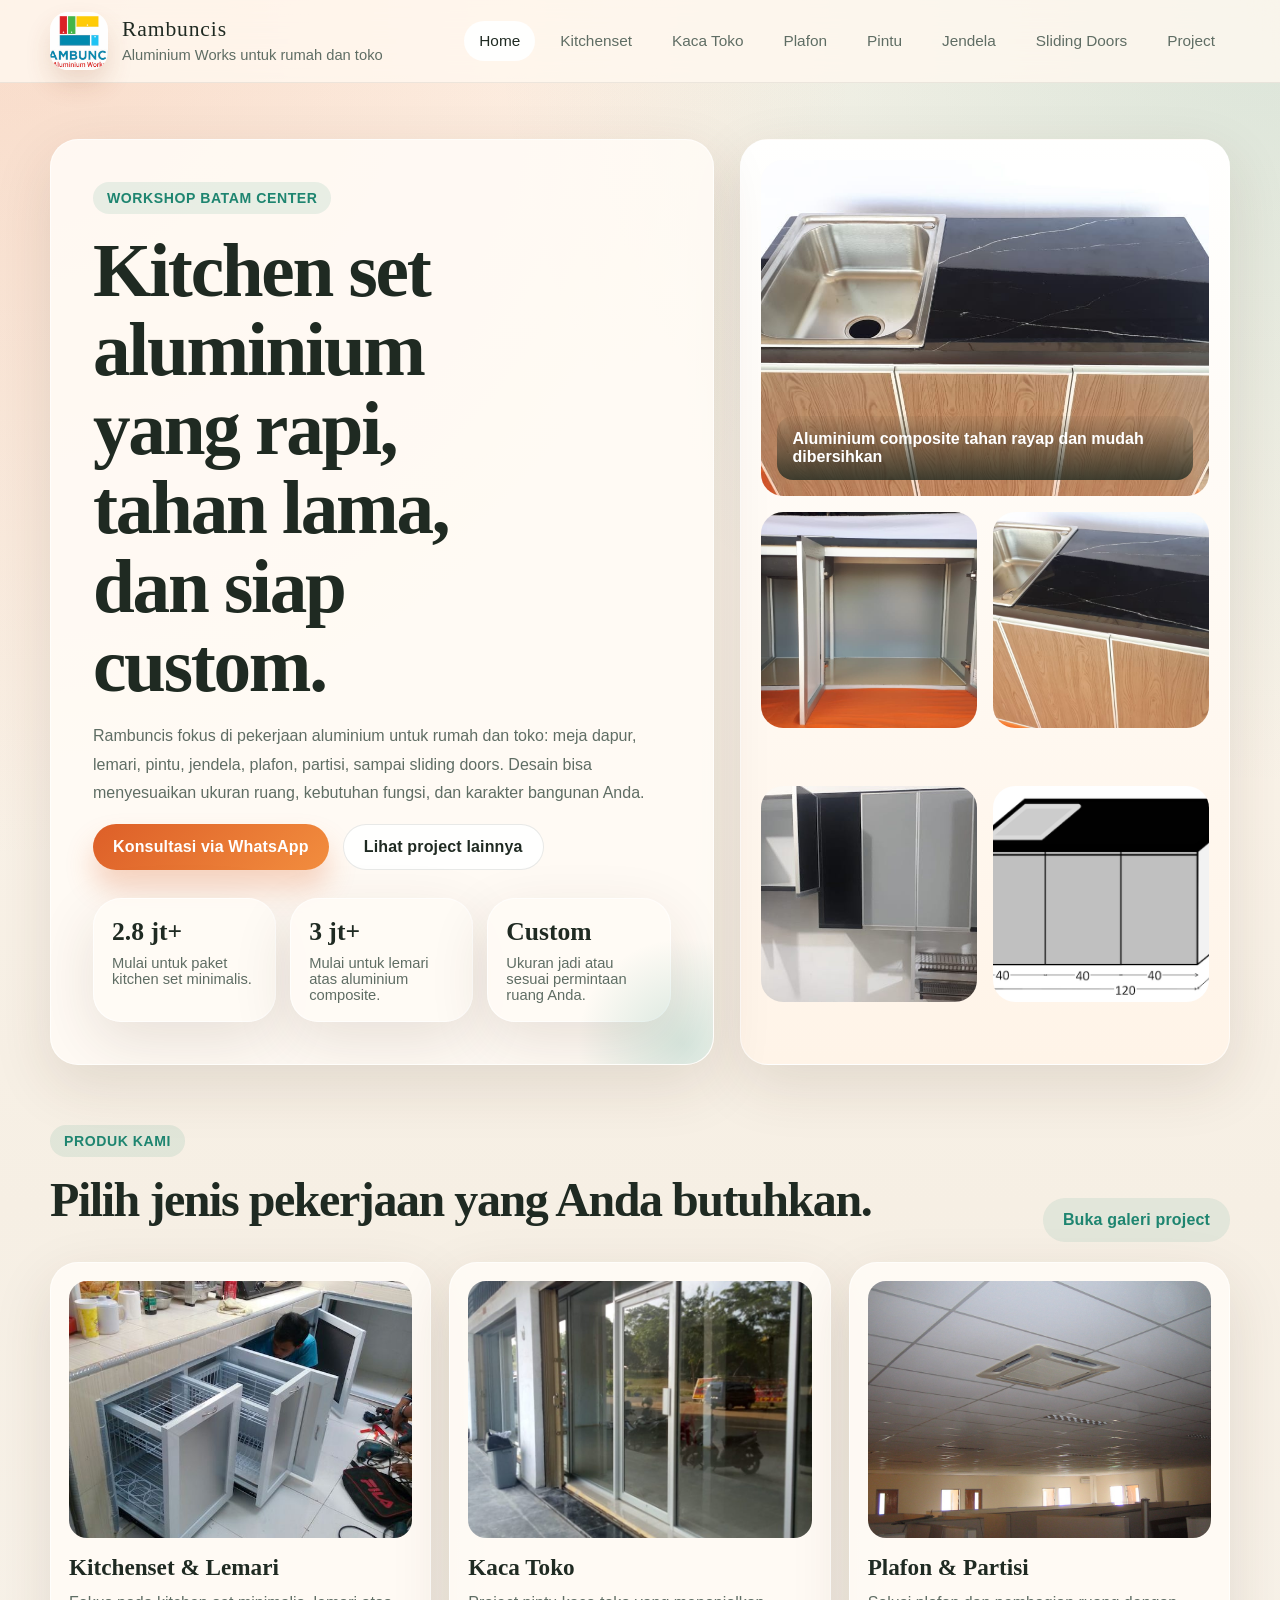
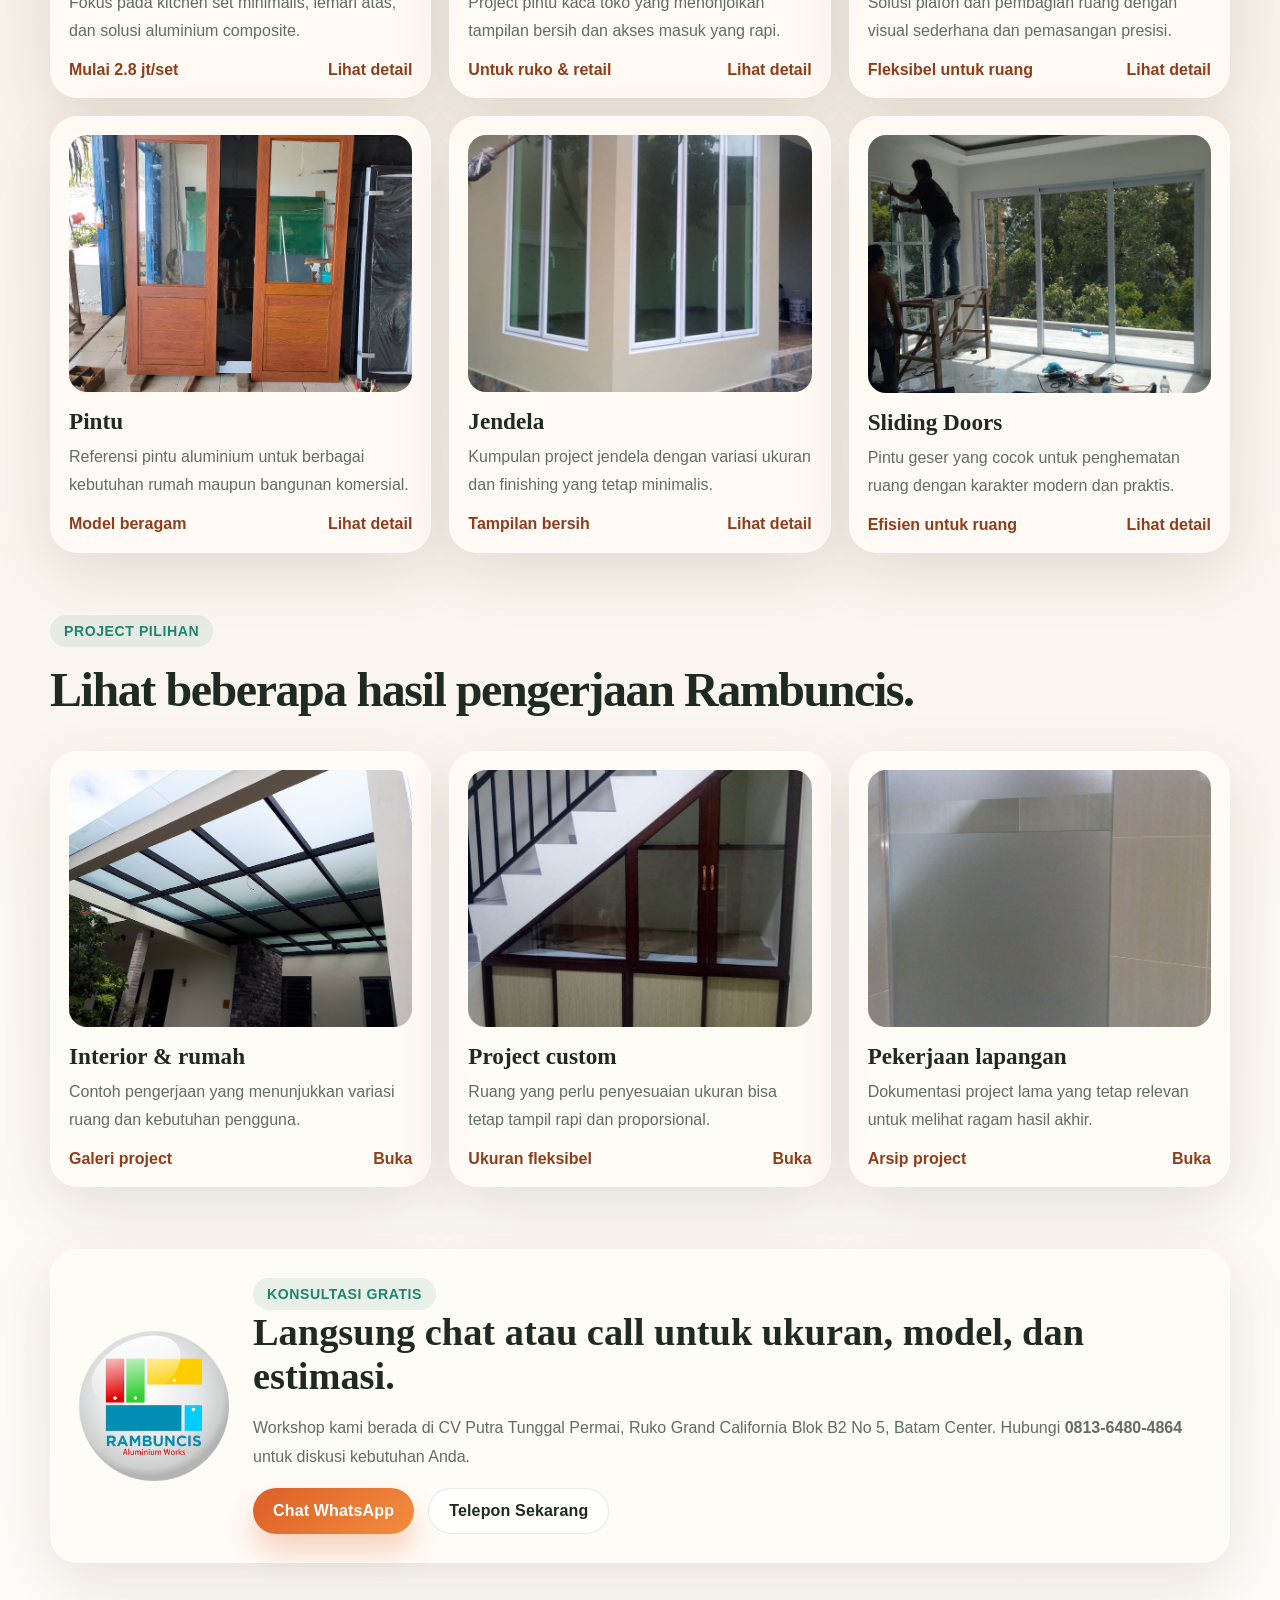
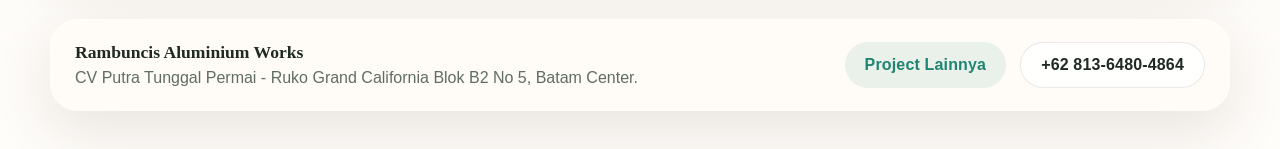
<file: index.html>
<!DOCTYPE html>
<html lang="id">
  <head>
    <meta charset="UTF-8" />
    <meta name="viewport" content="width=device-width, initial-scale=1.0" />
    <title>Rambuncis | Aluminium Works</title>
    <meta
      name="description"
      content="Rambuncis menghadirkan kitchen set, kaca toko, plafon, pintu, jendela, dan sliding doors berbahan aluminium dengan konsultasi gratis untuk area Batam."
    />
    <link rel="stylesheet" href="assets/styles.css" />
  </head>
  <body>
    <header class="site-header">
      <div class="shell site-header__row">
        <a class="brand" href="./">
          <img class="brand__mark" src="assets/images/LOGO-RAMBUNCIS-bg-putih-300.jpg" alt="Logo Rambuncis" />
          <span>
            <span class="brand__name">Rambuncis</span>
            <span class="brand__tag">Aluminium Works untuk rumah dan toko</span>
          </span>
        </a>
        <button class="nav-toggle" type="button" aria-label="Buka menu" aria-expanded="false" data-nav-toggle>
          ☰
        </button>
        <nav class="site-nav" data-nav>
          <a href="./" aria-current="page">Home</a>
          <a href="kitchenset-lemari/">Kitchenset</a>
          <a href="kaca-toko/">Kaca Toko</a>
          <a href="plafon/">Plafon</a>
          <a href="pintu/">Pintu</a>
          <a href="jendela/">Jendela</a>
          <a href="sliding-doors/">Sliding Doors</a>
          <a href="project-lainnya/">Project</a>
        </nav>
      </div>
    </header>

    <main>
      <section class="hero">
        <div class="shell hero__grid">
          <div class="hero__copy">
            <span class="eyebrow">Workshop Batam Center</span>
            <h1>Kitchen set aluminium yang rapi, tahan lama, dan siap custom.</h1>
            <p>
              Rambuncis fokus di pekerjaan aluminium untuk rumah dan toko: meja dapur, lemari,
              pintu, jendela, plafon, partisi, sampai sliding doors. Desain bisa menyesuaikan
              ukuran ruang, kebutuhan fungsi, dan karakter bangunan Anda.
            </p>
            <div class="button-row">
              <a class="button button--primary" href="https://wa.me/6281364804864">Konsultasi via WhatsApp</a>
              <a class="button button--secondary" href="project-lainnya/">Lihat project lainnya</a>
            </div>
            <div class="hero__meta">
              <div class="stat-card">
                <strong>2.8 jt+</strong>
                <span>Mulai untuk paket kitchen set minimalis.</span>
              </div>
              <div class="stat-card">
                <strong>3 jt+</strong>
                <span>Mulai untuk lemari atas aluminium composite.</span>
              </div>
              <div class="stat-card">
                <strong>Custom</strong>
                <span>Ukuran jadi atau sesuai permintaan ruang Anda.</span>
              </div>
            </div>
          </div>

          <div class="hero__panel">
            <div class="showcase">
              <img src="assets/images/K4.jpeg" alt="Kitchen set aluminium Rambuncis" />
              <div class="showcase__label">Aluminium composite tahan rayap dan mudah dibersihkan</div>
            </div>
            <div class="gallery-preview">
              <img src="assets/images/K2.jpeg" alt="Desain kitchen set minimalis" />
              <img src="assets/images/K1.jpeg" alt="Kitchen set modern" />
              <img src="assets/images/KemariAtas.jpeg" alt="Lemari atas Rambuncis" />
              <img src="assets/images/3pintu.png" alt="Contoh ukuran custom Rambuncis" />
            </div>
          </div>
        </div>
      </section>

      <section class="section">
        <div class="shell">
          <div class="section-head">
            <div>
              <span class="eyebrow">Produk Kami</span>
              <h2 class="section-title">Pilih jenis pekerjaan yang Anda butuhkan.</h2>
            </div>
            <a class="button button--ghost" href="project-lainnya/">Buka galeri project</a>
          </div>
          <div class="card-grid">
            <a class="feature-card" href="kitchenset-lemari/">
              <img src="assets/images/Kitchenset.jpeg" alt="Kitchenset dan lemari" />
              <h3>Kitchenset &amp; Lemari</h3>
              <p>Fokus pada kitchen set minimalis, lemari atas, dan solusi aluminium composite.</p>
              <div class="feature-card__meta"><span>Mulai 2.8 jt/set</span><span>Lihat detail</span></div>
            </a>
            <a class="feature-card" href="kaca-toko/">
              <img src="assets/images/Shopfront3.jpeg" alt="Kaca toko" />
              <h3>Kaca Toko</h3>
              <p>Project pintu kaca toko yang menonjolkan tampilan bersih dan akses masuk yang rapi.</p>
              <div class="feature-card__meta"><span>Untuk ruko &amp; retail</span><span>Lihat detail</span></div>
            </a>
            <a class="feature-card" href="plafon/">
              <img src="assets/images/Plafon7.jpg" alt="Plafon aluminium" />
              <h3>Plafon &amp; Partisi</h3>
              <p>Solusi plafon dan pembagian ruang dengan visual sederhana dan pemasangan presisi.</p>
              <div class="feature-card__meta"><span>Fleksibel untuk ruang</span><span>Lihat detail</span></div>
            </a>
            <a class="feature-card" href="pintu/">
              <img src="assets/images/Pintu12.jpeg" alt="Pintu aluminium" />
              <h3>Pintu</h3>
              <p>Referensi pintu aluminium untuk berbagai kebutuhan rumah maupun bangunan komersial.</p>
              <div class="feature-card__meta"><span>Model beragam</span><span>Lihat detail</span></div>
            </a>
            <a class="feature-card" href="jendela/">
              <img src="assets/images/Jendela13.jpeg" alt="Jendela aluminium" />
              <h3>Jendela</h3>
              <p>Kumpulan project jendela dengan variasi ukuran dan finishing yang tetap minimalis.</p>
              <div class="feature-card__meta"><span>Tampilan bersih</span><span>Lihat detail</span></div>
            </a>
            <a class="feature-card" href="sliding-doors/">
              <img src="assets/images/Sliding18.jpeg" alt="Sliding doors" />
              <h3>Sliding Doors</h3>
              <p>Pintu geser yang cocok untuk penghematan ruang dengan karakter modern dan praktis.</p>
              <div class="feature-card__meta"><span>Efisien untuk ruang</span><span>Lihat detail</span></div>
            </a>
          </div>
        </div>
      </section>

      <section class="section">
        <div class="shell">
          <div class="section-head">
            <div>
              <span class="eyebrow">Project Pilihan</span>
              <h2 class="section-title">Lihat beberapa hasil pengerjaan Rambuncis.</h2>
            </div>
          </div>
          <div class="card-grid">
            <a class="feature-card" href="project-lainnya/">
              <img src="assets/images/Project03.jpg" alt="Project lain Rambuncis" />
              <h3>Interior &amp; rumah</h3>
              <p>Contoh pengerjaan yang menunjukkan variasi ruang dan kebutuhan pengguna.</p>
              <div class="feature-card__meta"><span>Galeri project</span><span>Buka</span></div>
            </a>
            <a class="feature-card" href="project-lainnya/">
              <img src="assets/images/Project-Laing.jpeg" alt="Project tambahan Rambuncis" />
              <h3>Project custom</h3>
              <p>Ruang yang perlu penyesuaian ukuran bisa tetap tampil rapi dan proporsional.</p>
              <div class="feature-card__meta"><span>Ukuran fleksibel</span><span>Buka</span></div>
            </a>
            <a class="feature-card" href="project-lainnya/">
              <img src="assets/images/IMG_20170110_144117.jpg" alt="Workshop Rambuncis project" />
              <h3>Pekerjaan lapangan</h3>
              <p>Dokumentasi project lama yang tetap relevan untuk melihat ragam hasil akhir.</p>
              <div class="feature-card__meta"><span>Arsip project</span><span>Buka</span></div>
            </a>
          </div>
        </div>
      </section>

      <section class="section">
        <div class="shell">
          <div class="contact-card">
            <img src="assets/images/RAMBUNCISpic-500.png" alt="Rambuncis contact" />
            <div>
              <span class="eyebrow">Konsultasi Gratis</span>
              <h2>Langsung chat atau call untuk ukuran, model, dan estimasi.</h2>
              <p class="section-copy">
                Workshop kami berada di CV Putra Tunggal Permai, Ruko Grand California Blok B2 No 5,
                Batam Center. Hubungi <strong>0813-6480-4864</strong> untuk diskusi kebutuhan Anda.
              </p>
              <div class="cta-group">
                <a class="button button--primary" href="https://wa.me/6281364804864">Chat WhatsApp</a>
                <a class="button button--secondary" href="tel:+6281364804864">Telepon Sekarang</a>
              </div>
            </div>
          </div>
        </div>
      </section>
    </main>

    <footer class="site-footer">
      <div class="shell footer-card">
        <div>
          <strong>Rambuncis Aluminium Works</strong>
          <p>CV Putra Tunggal Permai - Ruko Grand California Blok B2 No 5, Batam Center.</p>
        </div>
        <div class="cta-group">
          <a class="button button--ghost" href="project-lainnya/">Project Lainnya</a>
          <a class="button button--secondary" href="https://wa.me/6281364804864">+62 813-6480-4864</a>
        </div>
      </div>
    </footer>

    <script src="assets/site.js"></script>
  </body>
</html>
</file>
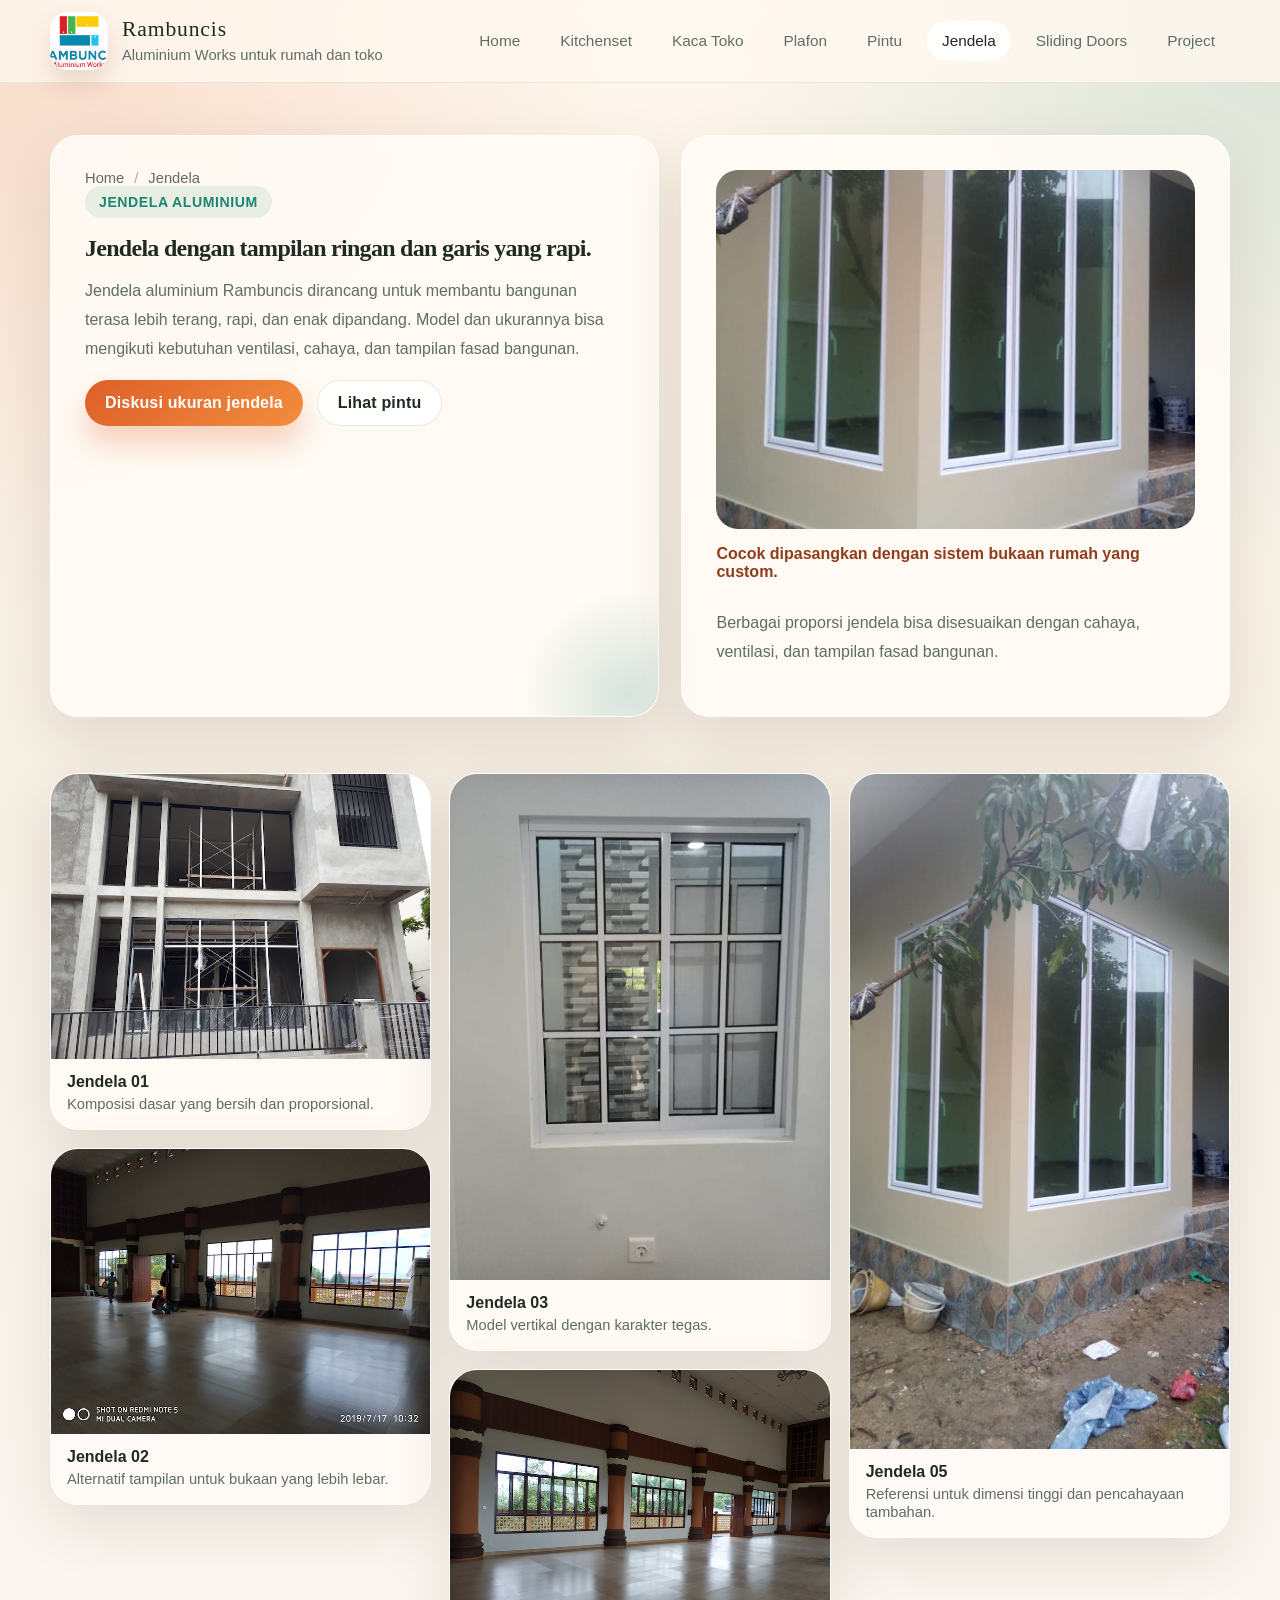
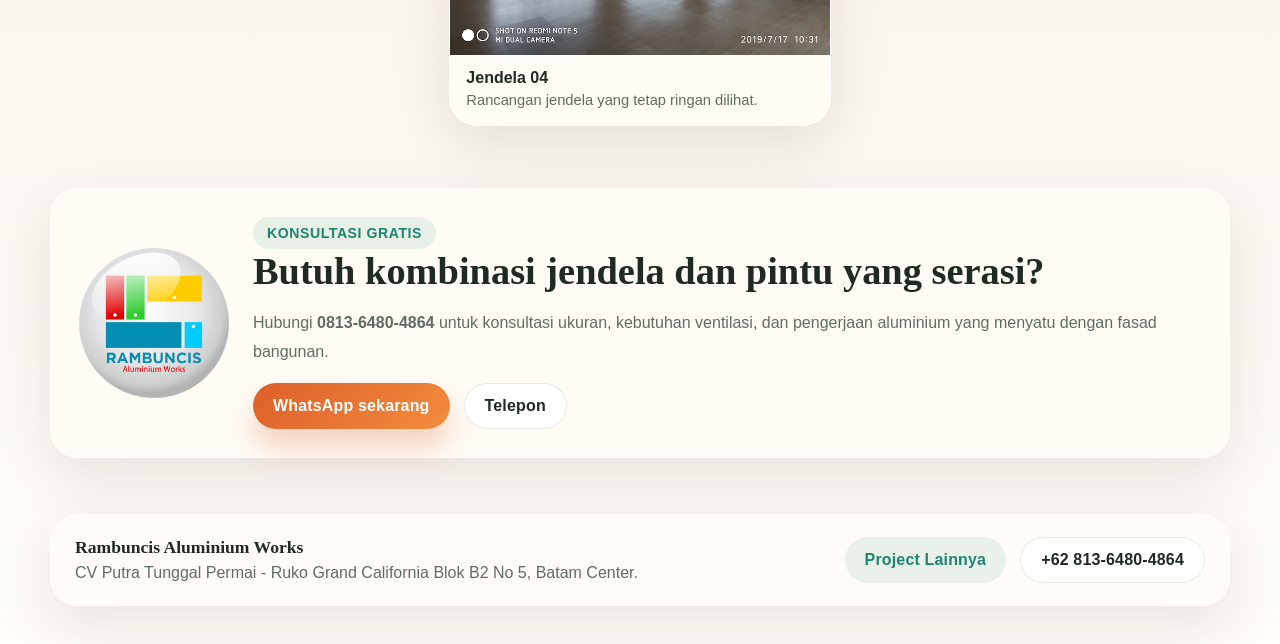
<file: jendela/index.html>
<!DOCTYPE html>
<html lang="id">
  <head>
    <meta charset="UTF-8" />
    <meta name="viewport" content="width=device-width, initial-scale=1.0" />
    <title>Jendela | Rambuncis</title>
    <meta name="description" content="Galeri jendela aluminium Rambuncis dengan contoh model untuk rumah dan bangunan lain." />
    <link rel="stylesheet" href="../assets/styles.css" />
  </head>
  <body>
    <header class="site-header">
      <div class="shell site-header__row">
        <a class="brand" href="../">
          <img class="brand__mark" src="../assets/images/LOGO-RAMBUNCIS-bg-putih-300.jpg" alt="Logo Rambuncis" />
          <span><span class="brand__name">Rambuncis</span><span class="brand__tag">Aluminium Works untuk rumah dan toko</span></span>
        </a>
        <button class="nav-toggle" type="button" aria-label="Buka menu" aria-expanded="false" data-nav-toggle>☰</button>
        <nav class="site-nav" data-nav>
          <a href="../">Home</a>
          <a href="../kitchenset-lemari/">Kitchenset</a>
          <a href="../kaca-toko/">Kaca Toko</a>
          <a href="../plafon/">Plafon</a>
          <a href="../pintu/">Pintu</a>
          <a href="../jendela/" aria-current="page">Jendela</a>
          <a href="../sliding-doors/">Sliding Doors</a>
          <a href="../project-lainnya/">Project</a>
        </nav>
      </div>
    </header>

    <main>
      <section class="page-hero">
        <div class="shell page-hero__grid">
          <div class="page-hero__copy">
            <div class="breadcrumbs"><a href="../">Home</a><span>/</span><a href="../jendela/">Jendela</a></div>
            <span class="eyebrow">Jendela Aluminium</span>
            <h1>Jendela dengan tampilan ringan dan garis yang rapi.</h1>
            <p>
              Jendela aluminium Rambuncis dirancang untuk membantu bangunan terasa lebih terang,
              rapi, dan enak dipandang. Model dan ukurannya bisa mengikuti kebutuhan ventilasi,
              cahaya, dan tampilan fasad bangunan.
            </p>
            <div class="button-row"><a class="button button--primary" href="https://wa.me/6281364804864">Diskusi ukuran jendela</a><a class="button button--secondary" href="../pintu/">Lihat pintu</a></div>
          </div>
          <div class="page-hero__card">
            <img src="../assets/images/Jendela13.jpeg" alt="Jendela aluminium Rambuncis" />
            <div class="page-hero__badge">Cocok dipasangkan dengan sistem bukaan rumah yang custom.</div>
            <p class="mini-copy">Berbagai proporsi jendela bisa disesuaikan dengan cahaya, ventilasi, dan tampilan fasad bangunan.</p>
          </div>
        </div>
      </section>

      <section class="section">
        <div class="shell">
          <div class="gallery">
            <article class="gallery-card"><img src="../assets/images/Jendela1.jpg" alt="Jendela 1" /><div class="gallery-card__body"><strong>Jendela 01</strong><span>Komposisi dasar yang bersih dan proporsional.</span></div></article>
            <article class="gallery-card"><img src="../assets/images/Jendela3.jpg" alt="Jendela 2" /><div class="gallery-card__body"><strong>Jendela 02</strong><span>Alternatif tampilan untuk bukaan yang lebih lebar.</span></div></article>
            <article class="gallery-card"><img src="../assets/images/Jendela5.jpeg" alt="Jendela 3" /><div class="gallery-card__body"><strong>Jendela 03</strong><span>Model vertikal dengan karakter tegas.</span></div></article>
            <article class="gallery-card"><img src="../assets/images/Jendela2.jpg" alt="Jendela 4" /><div class="gallery-card__body"><strong>Jendela 04</strong><span>Rancangan jendela yang tetap ringan dilihat.</span></div></article>
            <article class="gallery-card"><img src="../assets/images/Jendela13.jpeg" alt="Jendela 5" /><div class="gallery-card__body"><strong>Jendela 05</strong><span>Referensi untuk dimensi tinggi dan pencahayaan tambahan.</span></div></article>
          </div>
        </div>
      </section>

      <section class="section">
        <div class="shell">
          <div class="contact-card">
            <img src="../assets/images/RAMBUNCISpic-500.png" alt="Kontak Rambuncis" />
            <div>
              <span class="eyebrow">Konsultasi Gratis</span>
              <h2>Butuh kombinasi jendela dan pintu yang serasi?</h2>
              <p class="section-copy">Hubungi <strong>0813-6480-4864</strong> untuk konsultasi ukuran, kebutuhan ventilasi, dan pengerjaan aluminium yang menyatu dengan fasad bangunan.</p>
              <div class="cta-group"><a class="button button--primary" href="https://wa.me/6281364804864">WhatsApp sekarang</a><a class="button button--secondary" href="tel:+6281364804864">Telepon</a></div>
            </div>
          </div>
        </div>
      </section>
    </main>

    <footer class="site-footer">
      <div class="shell footer-card">
        <div><strong>Rambuncis Aluminium Works</strong><p>CV Putra Tunggal Permai - Ruko Grand California Blok B2 No 5, Batam Center.</p></div>
        <div class="cta-group"><a class="button button--ghost" href="../project-lainnya/">Project Lainnya</a><a class="button button--secondary" href="https://wa.me/6281364804864">+62 813-6480-4864</a></div>
      </div>
    </footer>

    <script src="../assets/site.js"></script>
  </body>
</html>
</file>
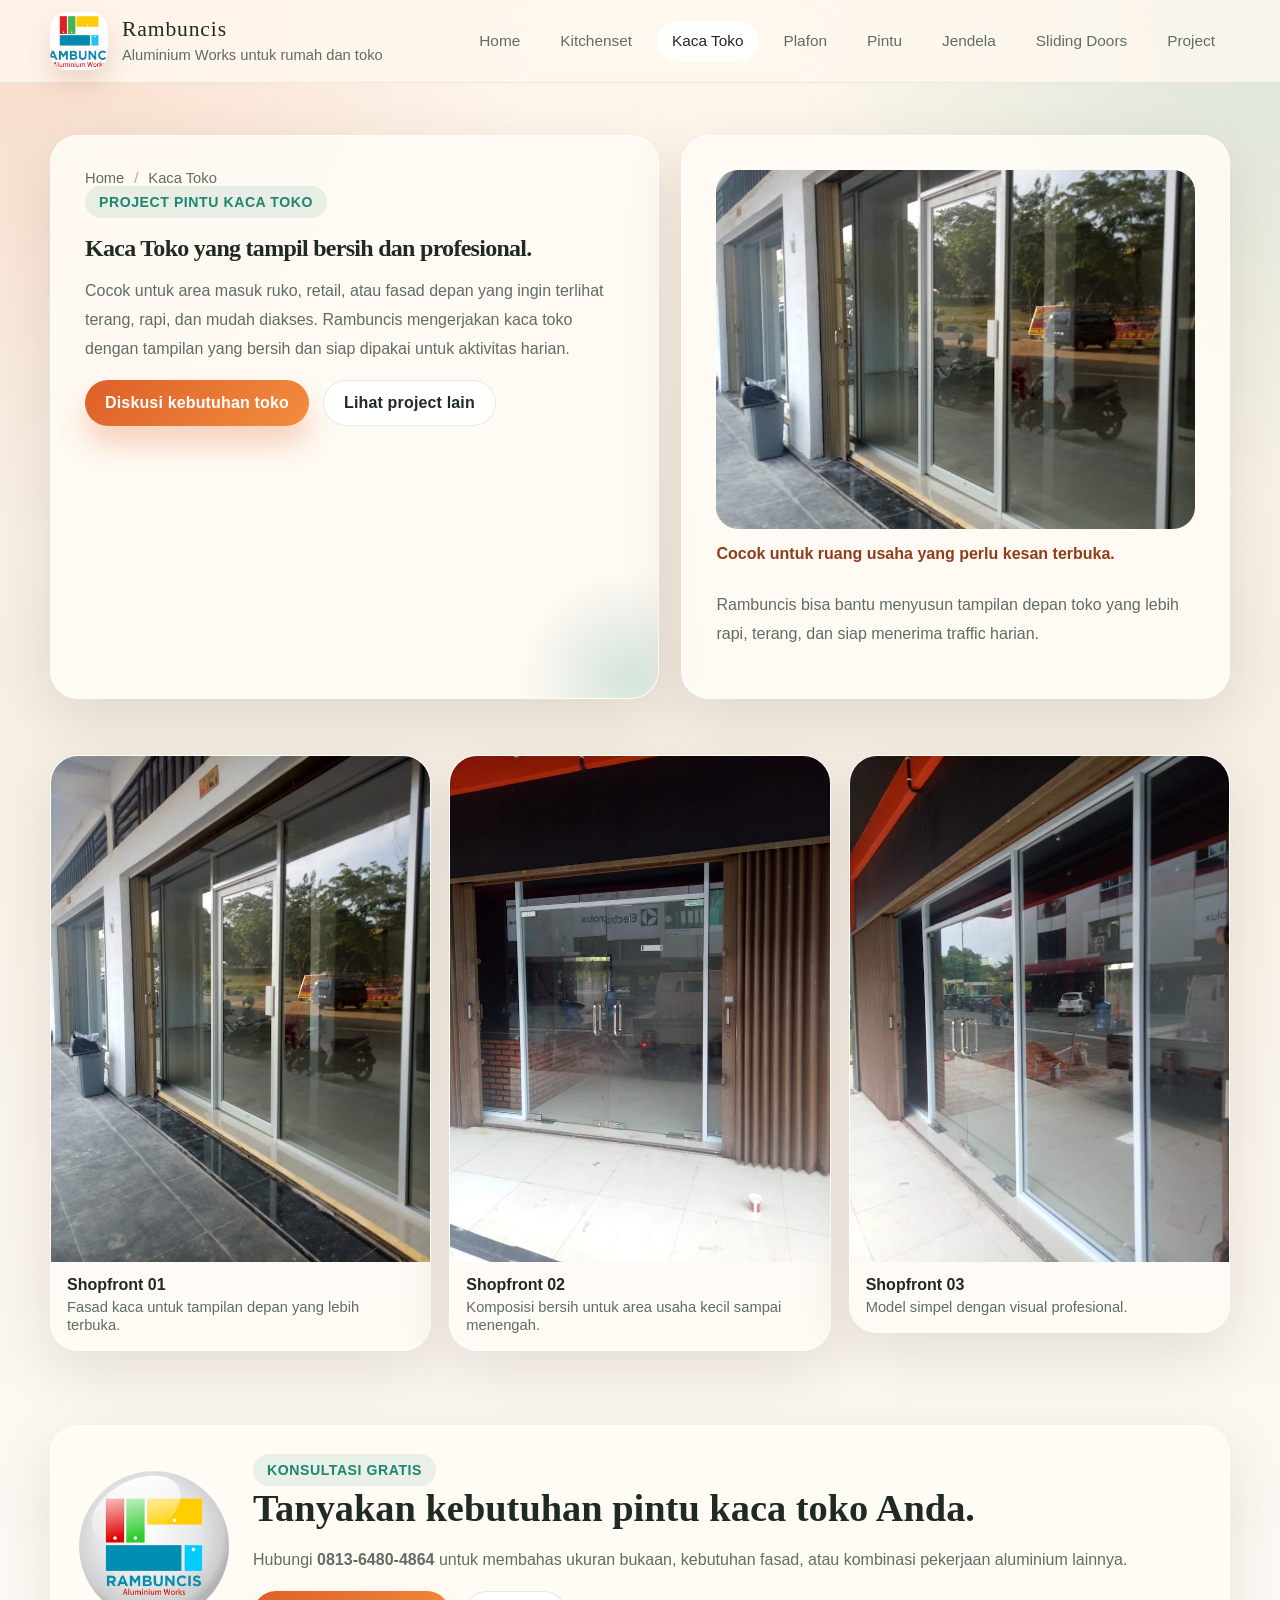
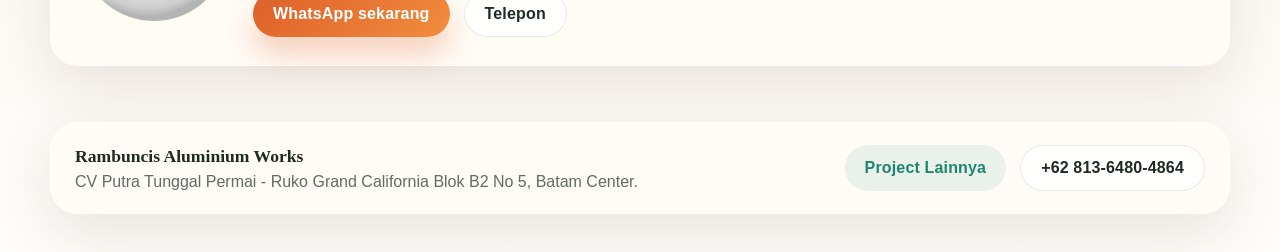
<file: kaca-toko/index.html>
<!DOCTYPE html>
<html lang="id">
  <head>
    <meta charset="UTF-8" />
    <meta name="viewport" content="width=device-width, initial-scale=1.0" />
    <title>Kaca Toko | Rambuncis</title>
    <meta name="description" content="Galeri project pintu kaca toko Rambuncis untuk ruko, ruang usaha, dan kebutuhan fasad depan." />
    <link rel="stylesheet" href="../assets/styles.css" />
  </head>
  <body>
    <header class="site-header">
      <div class="shell site-header__row">
        <a class="brand" href="../">
          <img class="brand__mark" src="../assets/images/LOGO-RAMBUNCIS-bg-putih-300.jpg" alt="Logo Rambuncis" />
          <span><span class="brand__name">Rambuncis</span><span class="brand__tag">Aluminium Works untuk rumah dan toko</span></span>
        </a>
        <button class="nav-toggle" type="button" aria-label="Buka menu" aria-expanded="false" data-nav-toggle>☰</button>
        <nav class="site-nav" data-nav>
          <a href="../">Home</a>
          <a href="../kitchenset-lemari/">Kitchenset</a>
          <a href="../kaca-toko/" aria-current="page">Kaca Toko</a>
          <a href="../plafon/">Plafon</a>
          <a href="../pintu/">Pintu</a>
          <a href="../jendela/">Jendela</a>
          <a href="../sliding-doors/">Sliding Doors</a>
          <a href="../project-lainnya/">Project</a>
        </nav>
      </div>
    </header>

    <main>
      <section class="page-hero">
        <div class="shell page-hero__grid">
          <div class="page-hero__copy">
            <div class="breadcrumbs"><a href="../">Home</a><span>/</span><a href="../kaca-toko/">Kaca Toko</a></div>
            <span class="eyebrow">Project pintu kaca toko</span>
            <h1>Kaca Toko yang tampil bersih dan profesional.</h1>
            <p>
              Cocok untuk area masuk ruko, retail, atau fasad depan yang ingin terlihat terang,
              rapi, dan mudah diakses. Rambuncis mengerjakan kaca toko dengan tampilan yang bersih
              dan siap dipakai untuk aktivitas harian.
            </p>
            <div class="button-row">
              <a class="button button--primary" href="https://wa.me/6281364804864">Diskusi kebutuhan toko</a>
              <a class="button button--secondary" href="../project-lainnya/">Lihat project lain</a>
            </div>
          </div>
          <div class="page-hero__card">
            <img src="../assets/images/Shopfront3.jpeg" alt="Pintu kaca toko Rambuncis" />
            <div class="page-hero__badge">Cocok untuk ruang usaha yang perlu kesan terbuka.</div>
            <p class="mini-copy">Rambuncis bisa bantu menyusun tampilan depan toko yang lebih rapi, terang, dan siap menerima traffic harian.</p>
          </div>
        </div>
      </section>

      <section class="section">
        <div class="shell">
          <div class="gallery">
            <article class="gallery-card"><img src="../assets/images/Shopfront3.jpeg" alt="Kaca toko 1" /><div class="gallery-card__body"><strong>Shopfront 01</strong><span>Fasad kaca untuk tampilan depan yang lebih terbuka.</span></div></article>
            <article class="gallery-card"><img src="../assets/images/Shopfront1.jpeg" alt="Kaca toko 2" /><div class="gallery-card__body"><strong>Shopfront 02</strong><span>Komposisi bersih untuk area usaha kecil sampai menengah.</span></div></article>
            <article class="gallery-card"><img src="../assets/images/Shopfront2.jpeg" alt="Kaca toko 3" /><div class="gallery-card__body"><strong>Shopfront 03</strong><span>Model simpel dengan visual profesional.</span></div></article>
          </div>
        </div>
      </section>

      <section class="section">
        <div class="shell">
          <div class="contact-card">
            <img src="../assets/images/RAMBUNCISpic-500.png" alt="Kontak Rambuncis" />
            <div>
              <span class="eyebrow">Konsultasi Gratis</span>
              <h2>Tanyakan kebutuhan pintu kaca toko Anda.</h2>
              <p class="section-copy">Hubungi <strong>0813-6480-4864</strong> untuk membahas ukuran bukaan, kebutuhan fasad, atau kombinasi pekerjaan aluminium lainnya.</p>
              <div class="cta-group"><a class="button button--primary" href="https://wa.me/6281364804864">WhatsApp sekarang</a><a class="button button--secondary" href="tel:+6281364804864">Telepon</a></div>
            </div>
          </div>
        </div>
      </section>
    </main>

    <footer class="site-footer">
      <div class="shell footer-card">
        <div><strong>Rambuncis Aluminium Works</strong><p>CV Putra Tunggal Permai - Ruko Grand California Blok B2 No 5, Batam Center.</p></div>
        <div class="cta-group"><a class="button button--ghost" href="../project-lainnya/">Project Lainnya</a><a class="button button--secondary" href="https://wa.me/6281364804864">+62 813-6480-4864</a></div>
      </div>
    </footer>

    <script src="../assets/site.js"></script>
  </body>
</html>
</file>
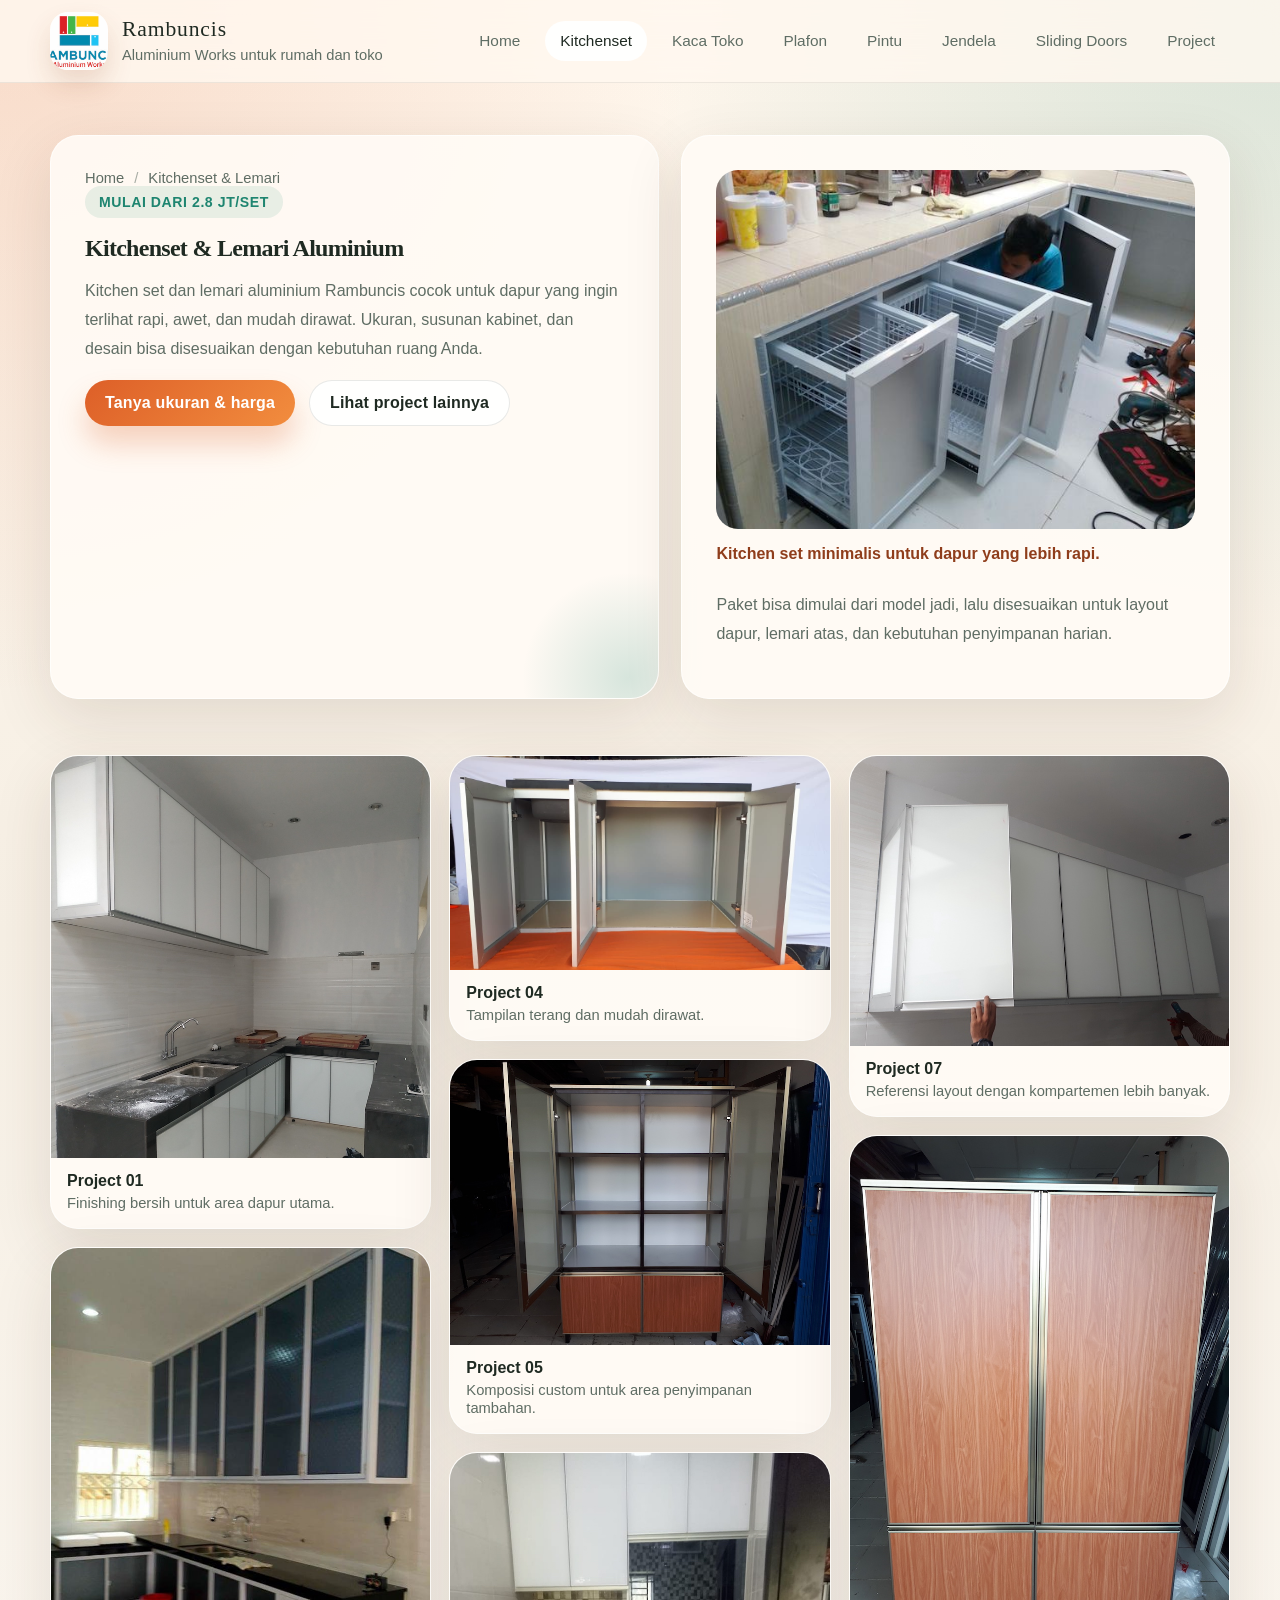
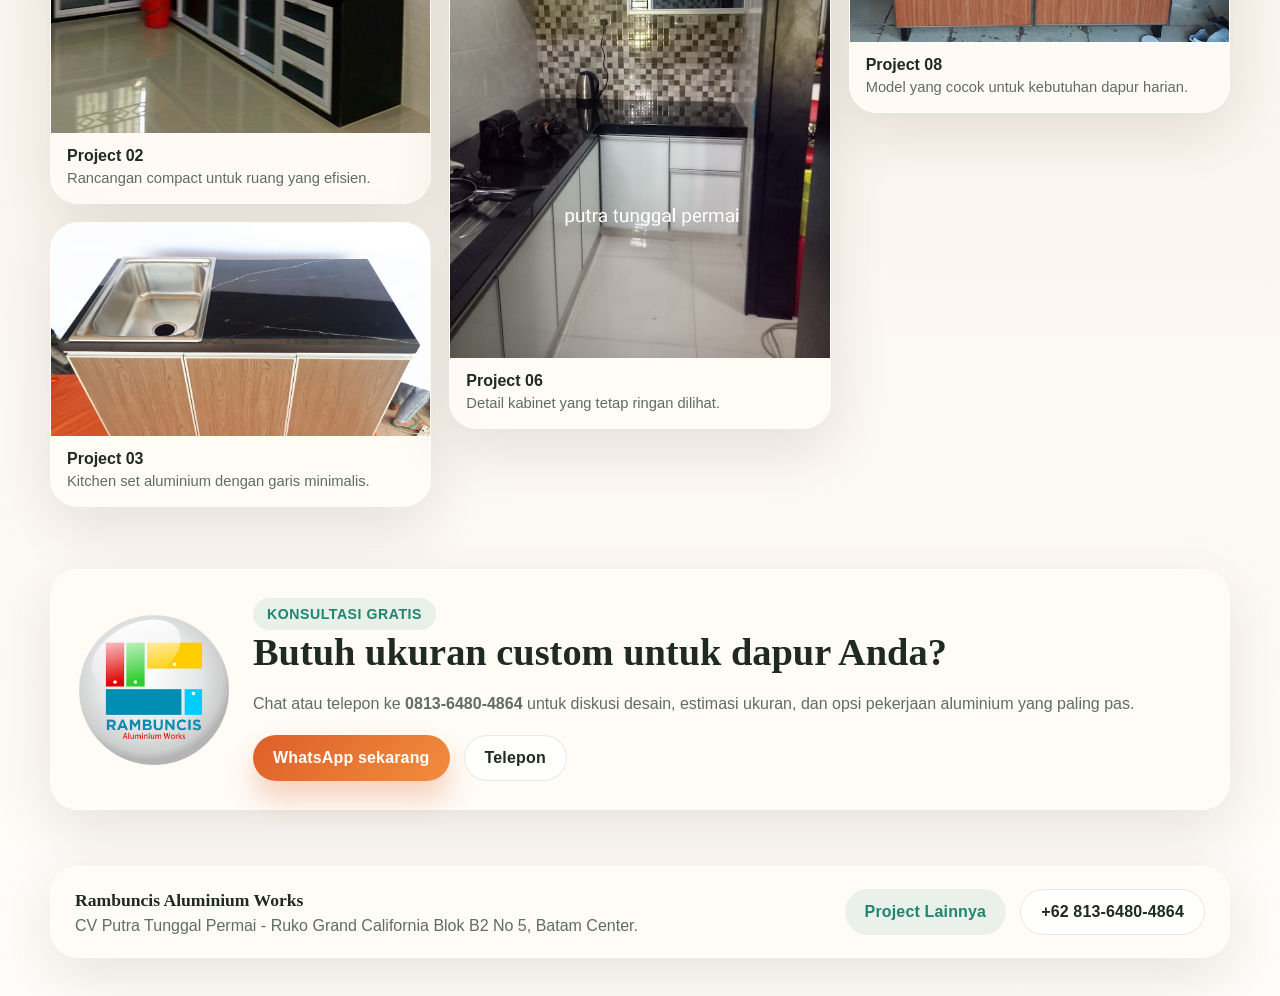
<file: kitchenset-lemari/index.html>
<!DOCTYPE html>
<html lang="id">
  <head>
    <meta charset="UTF-8" />
    <meta name="viewport" content="width=device-width, initial-scale=1.0" />
    <title>Kitchenset &amp; Lemari | Rambuncis</title>
    <meta name="description" content="Galeri kitchenset dan lemari aluminium Rambuncis dengan model minimalis, ukuran custom, dan konsultasi gratis." />
    <link rel="stylesheet" href="../assets/styles.css" />
  </head>
  <body>
    <header class="site-header">
      <div class="shell site-header__row">
        <a class="brand" href="../">
          <img class="brand__mark" src="../assets/images/LOGO-RAMBUNCIS-bg-putih-300.jpg" alt="Logo Rambuncis" />
          <span><span class="brand__name">Rambuncis</span><span class="brand__tag">Aluminium Works untuk rumah dan toko</span></span>
        </a>
        <button class="nav-toggle" type="button" aria-label="Buka menu" aria-expanded="false" data-nav-toggle>☰</button>
        <nav class="site-nav" data-nav>
          <a href="../">Home</a>
          <a href="../kitchenset-lemari/" aria-current="page">Kitchenset</a>
          <a href="../kaca-toko/">Kaca Toko</a>
          <a href="../plafon/">Plafon</a>
          <a href="../pintu/">Pintu</a>
          <a href="../jendela/">Jendela</a>
          <a href="../sliding-doors/">Sliding Doors</a>
          <a href="../project-lainnya/">Project</a>
        </nav>
      </div>
    </header>

    <main>
      <section class="page-hero">
        <div class="shell page-hero__grid">
          <div class="page-hero__copy">
            <div class="breadcrumbs"><a href="../">Home</a><span>/</span><a href="../kitchenset-lemari/">Kitchenset &amp; Lemari</a></div>
            <span class="eyebrow">Mulai dari 2.8 jt/set</span>
            <h1>Kitchenset &amp; Lemari Aluminium</h1>
            <p>
              Kitchen set dan lemari aluminium Rambuncis cocok untuk dapur yang ingin terlihat rapi,
              awet, dan mudah dirawat. Ukuran, susunan kabinet, dan desain bisa disesuaikan dengan
              kebutuhan ruang Anda.
            </p>
            <div class="button-row">
              <a class="button button--primary" href="https://wa.me/6281364804864">Tanya ukuran &amp; harga</a>
              <a class="button button--secondary" href="../project-lainnya/">Lihat project lainnya</a>
            </div>
          </div>
          <div class="page-hero__card">
            <img src="../assets/images/Kitchenset.jpeg" alt="Kitchenset aluminium Rambuncis" />
            <div class="page-hero__badge">Kitchen set minimalis untuk dapur yang lebih rapi.</div>
            <p class="mini-copy">
              Paket bisa dimulai dari model jadi, lalu disesuaikan untuk layout dapur, lemari atas,
              dan kebutuhan penyimpanan harian.
            </p>
          </div>
        </div>
      </section>

      <section class="section">
        <div class="shell">
          <div class="gallery">
            <article class="gallery-card"><img src="../assets/images/Project01-1.jpg" alt="Project kitchenset 1" /><div class="gallery-card__body"><strong>Project 01</strong><span>Finishing bersih untuk area dapur utama.</span></div></article>
            <article class="gallery-card"><img src="../assets/images/IMG-20180724-WA0002.jpg" alt="Project kitchenset 2" /><div class="gallery-card__body"><strong>Project 02</strong><span>Rancangan compact untuk ruang yang efisien.</span></div></article>
            <article class="gallery-card"><img src="../assets/images/K4.jpeg" alt="Project kitchenset 3" /><div class="gallery-card__body"><strong>Project 03</strong><span>Kitchen set aluminium dengan garis minimalis.</span></div></article>
            <article class="gallery-card"><img src="../assets/images/K2.jpeg" alt="Project kitchenset 4" /><div class="gallery-card__body"><strong>Project 04</strong><span>Tampilan terang dan mudah dirawat.</span></div></article>
            <article class="gallery-card"><img src="../assets/images/20210301_142515.jpg" alt="Project kitchenset 5" /><div class="gallery-card__body"><strong>Project 05</strong><span>Komposisi custom untuk area penyimpanan tambahan.</span></div></article>
            <article class="gallery-card"><img src="../assets/images/Project02-1.jpg" alt="Project kitchenset 6" /><div class="gallery-card__body"><strong>Project 06</strong><span>Detail kabinet yang tetap ringan dilihat.</span></div></article>
            <article class="gallery-card"><img src="../assets/images/20191116_141912.jpg" alt="Project kitchenset 7" /><div class="gallery-card__body"><strong>Project 07</strong><span>Referensi layout dengan kompartemen lebih banyak.</span></div></article>
            <article class="gallery-card"><img src="../assets/images/20210301_142529.jpg" alt="Project kitchenset 8" /><div class="gallery-card__body"><strong>Project 08</strong><span>Model yang cocok untuk kebutuhan dapur harian.</span></div></article>
          </div>
        </div>
      </section>

      <section class="section">
        <div class="shell">
          <div class="contact-card">
            <img src="../assets/images/RAMBUNCISpic-500.png" alt="Maskot Rambuncis" />
            <div>
              <span class="eyebrow">Konsultasi Gratis</span>
              <h2>Butuh ukuran custom untuk dapur Anda?</h2>
              <p class="section-copy">Chat atau telepon ke <strong>0813-6480-4864</strong> untuk diskusi desain, estimasi ukuran, dan opsi pekerjaan aluminium yang paling pas.</p>
              <div class="cta-group">
                <a class="button button--primary" href="https://wa.me/6281364804864">WhatsApp sekarang</a>
                <a class="button button--secondary" href="tel:+6281364804864">Telepon</a>
              </div>
            </div>
          </div>
        </div>
      </section>
    </main>

    <footer class="site-footer">
      <div class="shell footer-card">
        <div><strong>Rambuncis Aluminium Works</strong><p>CV Putra Tunggal Permai - Ruko Grand California Blok B2 No 5, Batam Center.</p></div>
        <div class="cta-group"><a class="button button--ghost" href="../project-lainnya/">Project Lainnya</a><a class="button button--secondary" href="https://wa.me/6281364804864">+62 813-6480-4864</a></div>
      </div>
    </footer>

    <script src="../assets/site.js"></script>
  </body>
</html>
</file>
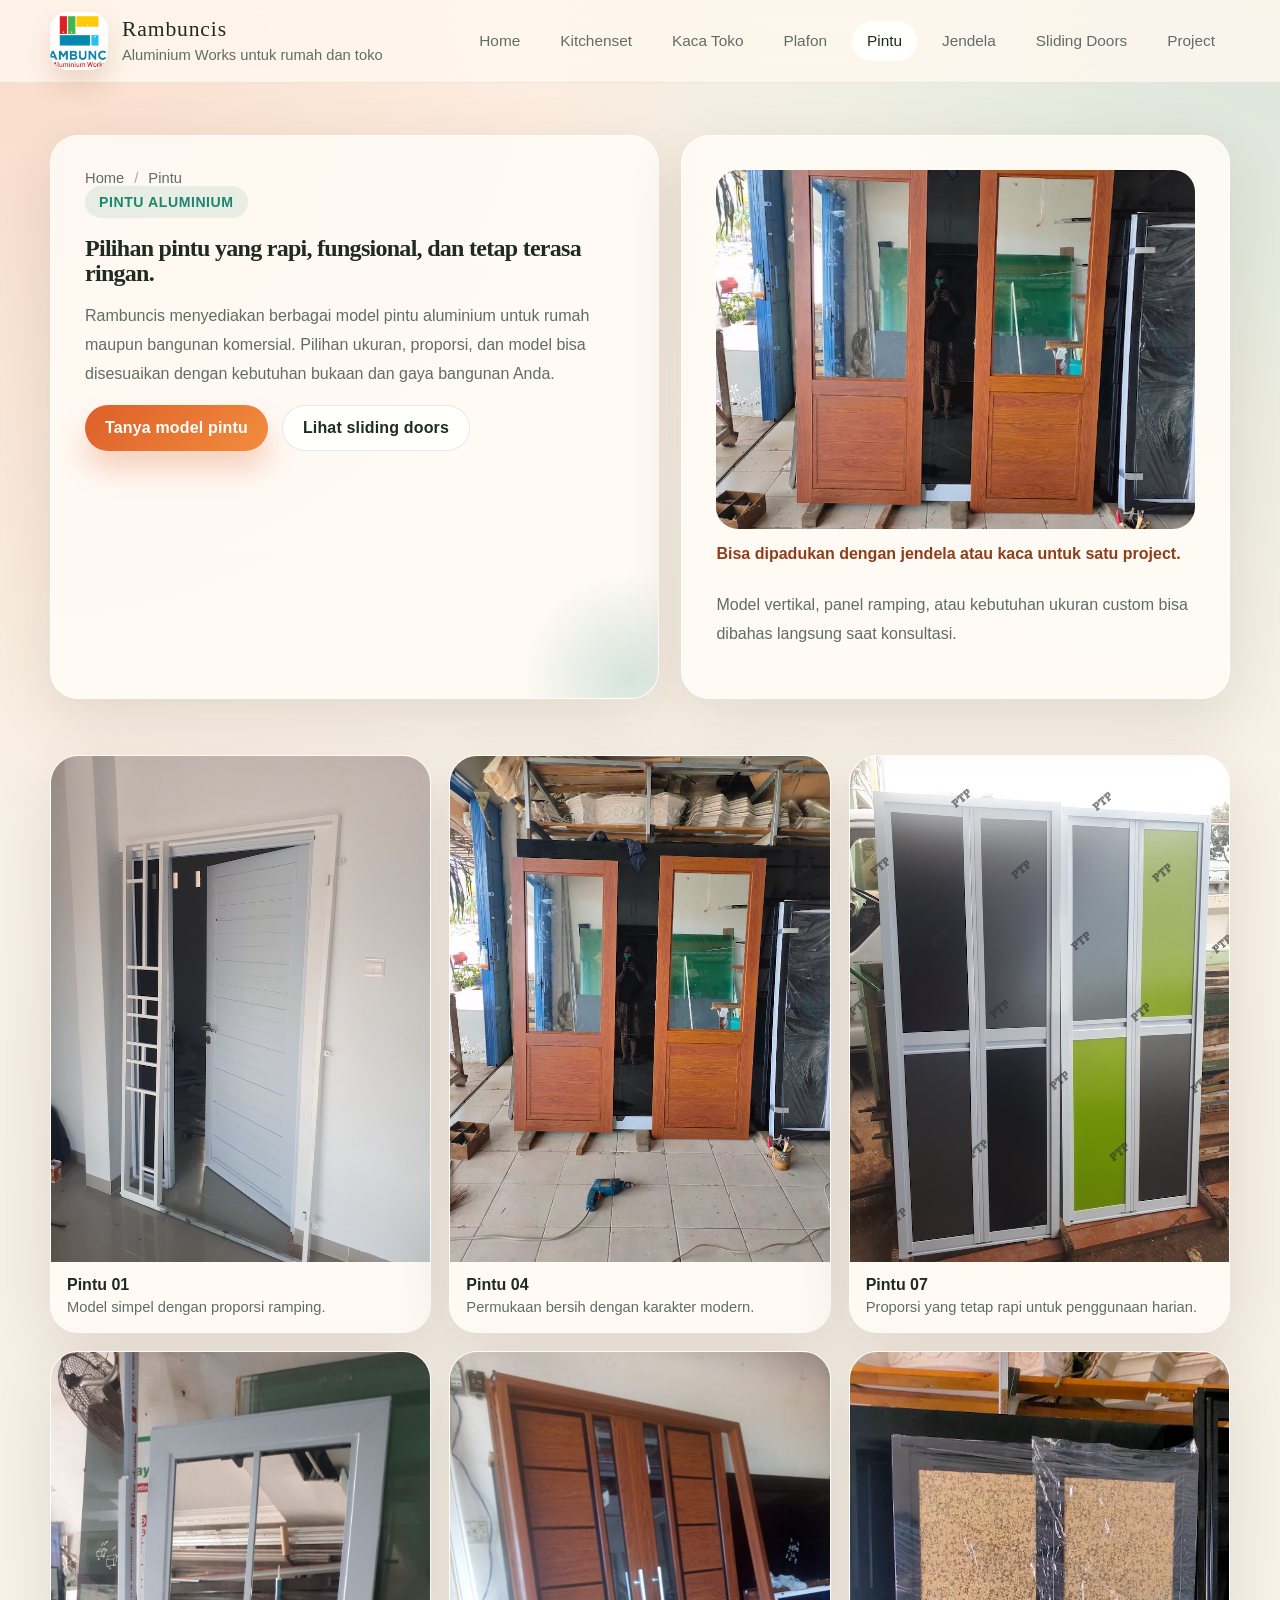
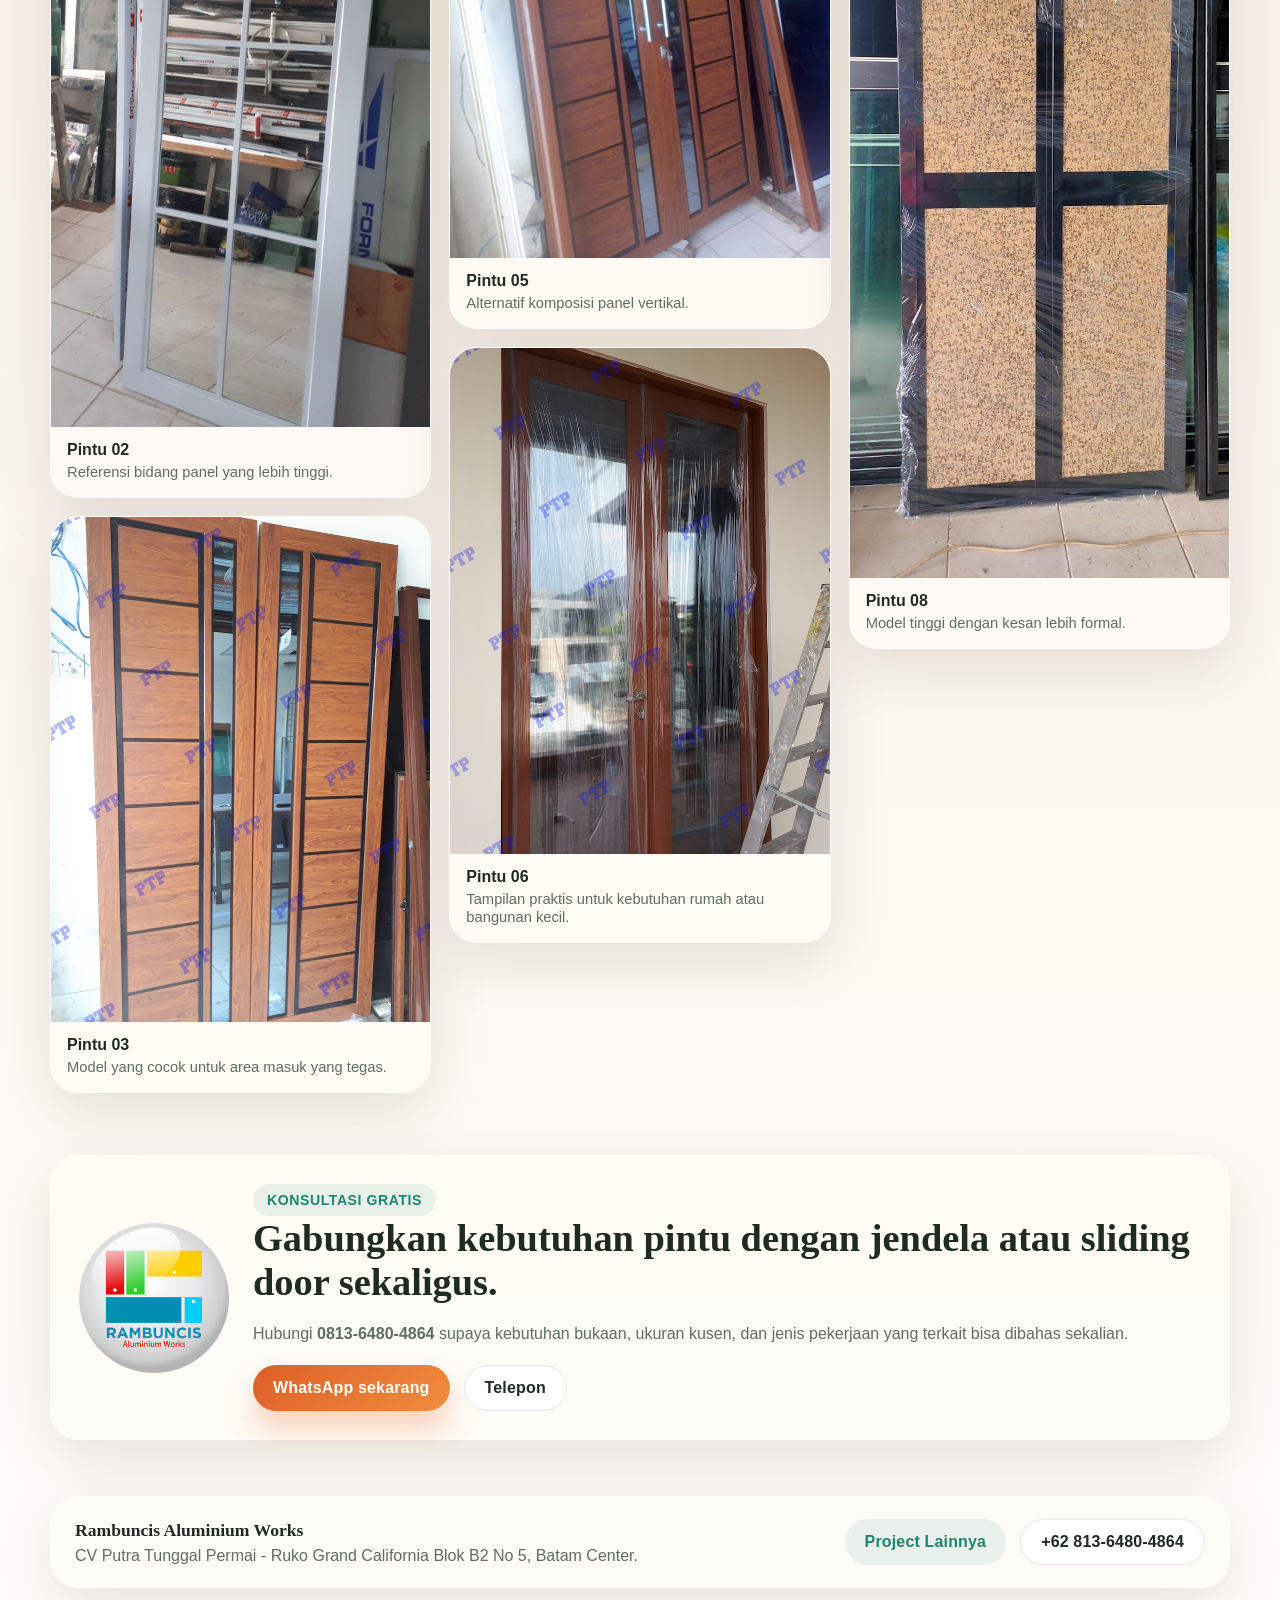
<file: pintu/index.html>
<!DOCTYPE html>
<html lang="id">
  <head>
    <meta charset="UTF-8" />
    <meta name="viewport" content="width=device-width, initial-scale=1.0" />
    <title>Pintu | Rambuncis</title>
    <meta name="description" content="Galeri pintu aluminium Rambuncis dengan beragam model dan ukuran untuk rumah dan bangunan komersial." />
    <link rel="stylesheet" href="../assets/styles.css" />
  </head>
  <body>
    <header class="site-header">
      <div class="shell site-header__row">
        <a class="brand" href="../">
          <img class="brand__mark" src="../assets/images/LOGO-RAMBUNCIS-bg-putih-300.jpg" alt="Logo Rambuncis" />
          <span><span class="brand__name">Rambuncis</span><span class="brand__tag">Aluminium Works untuk rumah dan toko</span></span>
        </a>
        <button class="nav-toggle" type="button" aria-label="Buka menu" aria-expanded="false" data-nav-toggle>☰</button>
        <nav class="site-nav" data-nav>
          <a href="../">Home</a>
          <a href="../kitchenset-lemari/">Kitchenset</a>
          <a href="../kaca-toko/">Kaca Toko</a>
          <a href="../plafon/">Plafon</a>
          <a href="../pintu/" aria-current="page">Pintu</a>
          <a href="../jendela/">Jendela</a>
          <a href="../sliding-doors/">Sliding Doors</a>
          <a href="../project-lainnya/">Project</a>
        </nav>
      </div>
    </header>

    <main>
      <section class="page-hero">
        <div class="shell page-hero__grid">
          <div class="page-hero__copy">
            <div class="breadcrumbs"><a href="../">Home</a><span>/</span><a href="../pintu/">Pintu</a></div>
            <span class="eyebrow">Pintu Aluminium</span>
            <h1>Pilihan pintu yang rapi, fungsional, dan tetap terasa ringan.</h1>
            <p>
              Rambuncis menyediakan berbagai model pintu aluminium untuk rumah maupun bangunan
              komersial. Pilihan ukuran, proporsi, dan model bisa disesuaikan dengan kebutuhan
              bukaan dan gaya bangunan Anda.
            </p>
            <div class="button-row"><a class="button button--primary" href="https://wa.me/6281364804864">Tanya model pintu</a><a class="button button--secondary" href="../sliding-doors/">Lihat sliding doors</a></div>
          </div>
          <div class="page-hero__card">
            <img src="../assets/images/Pintu12.jpeg" alt="Pintu aluminium Rambuncis" />
            <div class="page-hero__badge">Bisa dipadukan dengan jendela atau kaca untuk satu project.</div>
            <p class="mini-copy">Model vertikal, panel ramping, atau kebutuhan ukuran custom bisa dibahas langsung saat konsultasi.</p>
          </div>
        </div>
      </section>

      <section class="section">
        <div class="shell">
          <div class="gallery">
            <article class="gallery-card"><img src="../assets/images/Pintu1r.jpg" alt="Pintu 1" /><div class="gallery-card__body"><strong>Pintu 01</strong><span>Model simpel dengan proporsi ramping.</span></div></article>
            <article class="gallery-card"><img src="../assets/images/Pintu3r.jpeg" alt="Pintu 2" /><div class="gallery-card__body"><strong>Pintu 02</strong><span>Referensi bidang panel yang lebih tinggi.</span></div></article>
            <article class="gallery-card"><img src="../assets/images/Pintu6r.jpg" alt="Pintu 3" /><div class="gallery-card__body"><strong>Pintu 03</strong><span>Model yang cocok untuk area masuk yang tegas.</span></div></article>
            <article class="gallery-card"><img src="../assets/images/Pintu12.jpeg" alt="Pintu 4" /><div class="gallery-card__body"><strong>Pintu 04</strong><span>Permukaan bersih dengan karakter modern.</span></div></article>
            <article class="gallery-card"><img src="../assets/images/Pintu2r.jpg" alt="Pintu 5" /><div class="gallery-card__body"><strong>Pintu 05</strong><span>Alternatif komposisi panel vertikal.</span></div></article>
            <article class="gallery-card"><img src="../assets/images/Pintu4r.jpg" alt="Pintu 6" /><div class="gallery-card__body"><strong>Pintu 06</strong><span>Tampilan praktis untuk kebutuhan rumah atau bangunan kecil.</span></div></article>
            <article class="gallery-card"><img src="../assets/images/Pintu5r.jpg" alt="Pintu 7" /><div class="gallery-card__body"><strong>Pintu 07</strong><span>Proporsi yang tetap rapi untuk penggunaan harian.</span></div></article>
            <article class="gallery-card"><img src="../assets/images/Pintu11.jpeg" alt="Pintu 8" /><div class="gallery-card__body"><strong>Pintu 08</strong><span>Model tinggi dengan kesan lebih formal.</span></div></article>
          </div>
        </div>
      </section>

      <section class="section">
        <div class="shell">
          <div class="contact-card">
            <img src="../assets/images/RAMBUNCISpic-500.png" alt="Kontak Rambuncis" />
            <div>
              <span class="eyebrow">Konsultasi Gratis</span>
              <h2>Gabungkan kebutuhan pintu dengan jendela atau sliding door sekaligus.</h2>
              <p class="section-copy">Hubungi <strong>0813-6480-4864</strong> supaya kebutuhan bukaan, ukuran kusen, dan jenis pekerjaan yang terkait bisa dibahas sekalian.</p>
              <div class="cta-group"><a class="button button--primary" href="https://wa.me/6281364804864">WhatsApp sekarang</a><a class="button button--secondary" href="tel:+6281364804864">Telepon</a></div>
            </div>
          </div>
        </div>
      </section>
    </main>

    <footer class="site-footer">
      <div class="shell footer-card">
        <div><strong>Rambuncis Aluminium Works</strong><p>CV Putra Tunggal Permai - Ruko Grand California Blok B2 No 5, Batam Center.</p></div>
        <div class="cta-group"><a class="button button--ghost" href="../project-lainnya/">Project Lainnya</a><a class="button button--secondary" href="https://wa.me/6281364804864">+62 813-6480-4864</a></div>
      </div>
    </footer>

    <script src="../assets/site.js"></script>
  </body>
</html>
</file>
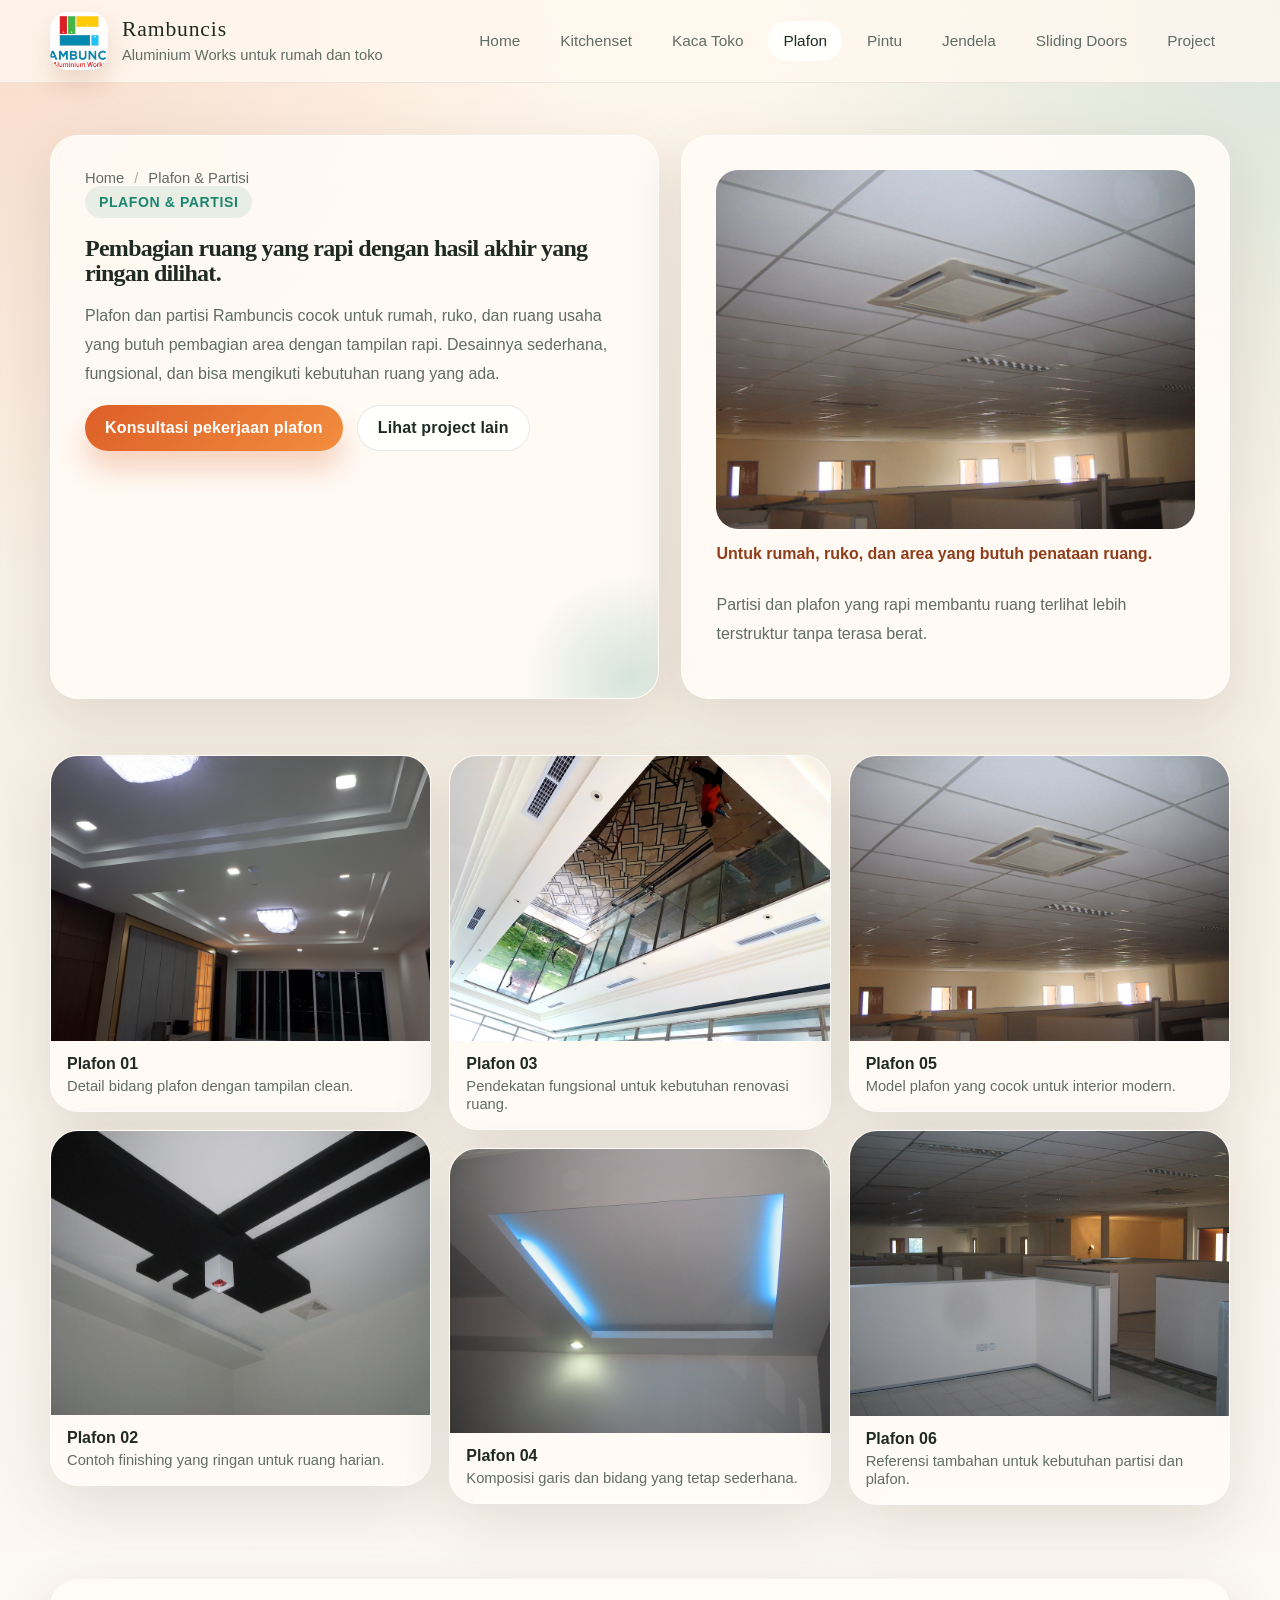
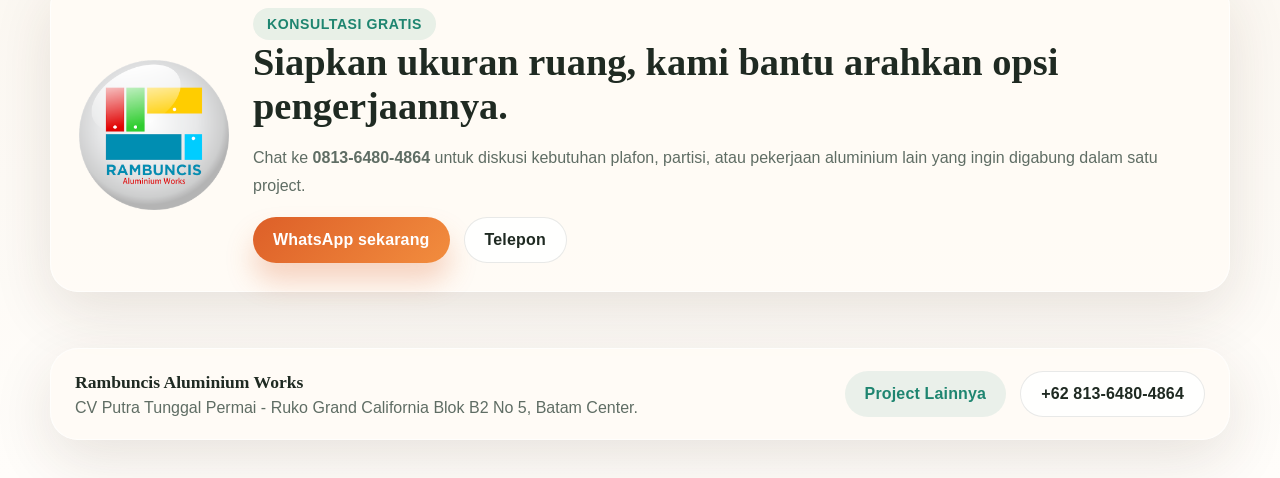
<file: plafon/index.html>
<!DOCTYPE html>
<html lang="id">
  <head>
    <meta charset="UTF-8" />
    <meta name="viewport" content="width=device-width, initial-scale=1.0" />
    <title>Plafon &amp; Partisi | Rambuncis</title>
    <meta name="description" content="Galeri plafon dan partisi Rambuncis dengan variasi tampilan untuk rumah dan ruang usaha." />
    <link rel="stylesheet" href="../assets/styles.css" />
  </head>
  <body>
    <header class="site-header">
      <div class="shell site-header__row">
        <a class="brand" href="../">
          <img class="brand__mark" src="../assets/images/LOGO-RAMBUNCIS-bg-putih-300.jpg" alt="Logo Rambuncis" />
          <span><span class="brand__name">Rambuncis</span><span class="brand__tag">Aluminium Works untuk rumah dan toko</span></span>
        </a>
        <button class="nav-toggle" type="button" aria-label="Buka menu" aria-expanded="false" data-nav-toggle>☰</button>
        <nav class="site-nav" data-nav>
          <a href="../">Home</a>
          <a href="../kitchenset-lemari/">Kitchenset</a>
          <a href="../kaca-toko/">Kaca Toko</a>
          <a href="../plafon/" aria-current="page">Plafon</a>
          <a href="../pintu/">Pintu</a>
          <a href="../jendela/">Jendela</a>
          <a href="../sliding-doors/">Sliding Doors</a>
          <a href="../project-lainnya/">Project</a>
        </nav>
      </div>
    </header>

    <main>
      <section class="page-hero">
        <div class="shell page-hero__grid">
          <div class="page-hero__copy">
            <div class="breadcrumbs"><a href="../">Home</a><span>/</span><a href="../plafon/">Plafon &amp; Partisi</a></div>
            <span class="eyebrow">Plafon &amp; Partisi</span>
            <h1>Pembagian ruang yang rapi dengan hasil akhir yang ringan dilihat.</h1>
            <p>
              Plafon dan partisi Rambuncis cocok untuk rumah, ruko, dan ruang usaha yang butuh
              pembagian area dengan tampilan rapi. Desainnya sederhana, fungsional, dan bisa
              mengikuti kebutuhan ruang yang ada.
            </p>
            <div class="button-row"><a class="button button--primary" href="https://wa.me/6281364804864">Konsultasi pekerjaan plafon</a><a class="button button--secondary" href="../project-lainnya/">Lihat project lain</a></div>
          </div>
          <div class="page-hero__card">
            <img src="../assets/images/Plafon7.jpg" alt="Plafon Rambuncis" />
            <div class="page-hero__badge">Untuk rumah, ruko, dan area yang butuh penataan ruang.</div>
            <p class="mini-copy">Partisi dan plafon yang rapi membantu ruang terlihat lebih terstruktur tanpa terasa berat.</p>
          </div>
        </div>
      </section>

      <section class="section">
        <div class="shell">
          <div class="gallery">
            <article class="gallery-card"><img src="../assets/images/Plafon4.jpg" alt="Plafon 1" /><div class="gallery-card__body"><strong>Plafon 01</strong><span>Detail bidang plafon dengan tampilan clean.</span></div></article>
            <article class="gallery-card"><img src="../assets/images/Plafon5.jpg" alt="Plafon 2" /><div class="gallery-card__body"><strong>Plafon 02</strong><span>Contoh finishing yang ringan untuk ruang harian.</span></div></article>
            <article class="gallery-card"><img src="../assets/images/Plafon2.jpg" alt="Plafon 3" /><div class="gallery-card__body"><strong>Plafon 03</strong><span>Pendekatan fungsional untuk kebutuhan renovasi ruang.</span></div></article>
            <article class="gallery-card"><img src="../assets/images/Plafon6.jpg" alt="Plafon 4" /><div class="gallery-card__body"><strong>Plafon 04</strong><span>Komposisi garis dan bidang yang tetap sederhana.</span></div></article>
            <article class="gallery-card"><img src="../assets/images/Plafon7.jpg" alt="Plafon 5" /><div class="gallery-card__body"><strong>Plafon 05</strong><span>Model plafon yang cocok untuk interior modern.</span></div></article>
            <article class="gallery-card"><img src="../assets/images/Plafon9.jpg" alt="Plafon 6" /><div class="gallery-card__body"><strong>Plafon 06</strong><span>Referensi tambahan untuk kebutuhan partisi dan plafon.</span></div></article>
          </div>
        </div>
      </section>

      <section class="section">
        <div class="shell">
          <div class="contact-card">
            <img src="../assets/images/RAMBUNCISpic-500.png" alt="Kontak Rambuncis" />
            <div>
              <span class="eyebrow">Konsultasi Gratis</span>
              <h2>Siapkan ukuran ruang, kami bantu arahkan opsi pengerjaannya.</h2>
              <p class="section-copy">Chat ke <strong>0813-6480-4864</strong> untuk diskusi kebutuhan plafon, partisi, atau pekerjaan aluminium lain yang ingin digabung dalam satu project.</p>
              <div class="cta-group"><a class="button button--primary" href="https://wa.me/6281364804864">WhatsApp sekarang</a><a class="button button--secondary" href="tel:+6281364804864">Telepon</a></div>
            </div>
          </div>
        </div>
      </section>
    </main>

    <footer class="site-footer">
      <div class="shell footer-card">
        <div><strong>Rambuncis Aluminium Works</strong><p>CV Putra Tunggal Permai - Ruko Grand California Blok B2 No 5, Batam Center.</p></div>
        <div class="cta-group"><a class="button button--ghost" href="../project-lainnya/">Project Lainnya</a><a class="button button--secondary" href="https://wa.me/6281364804864">+62 813-6480-4864</a></div>
      </div>
    </footer>

    <script src="../assets/site.js"></script>
  </body>
</html>
</file>
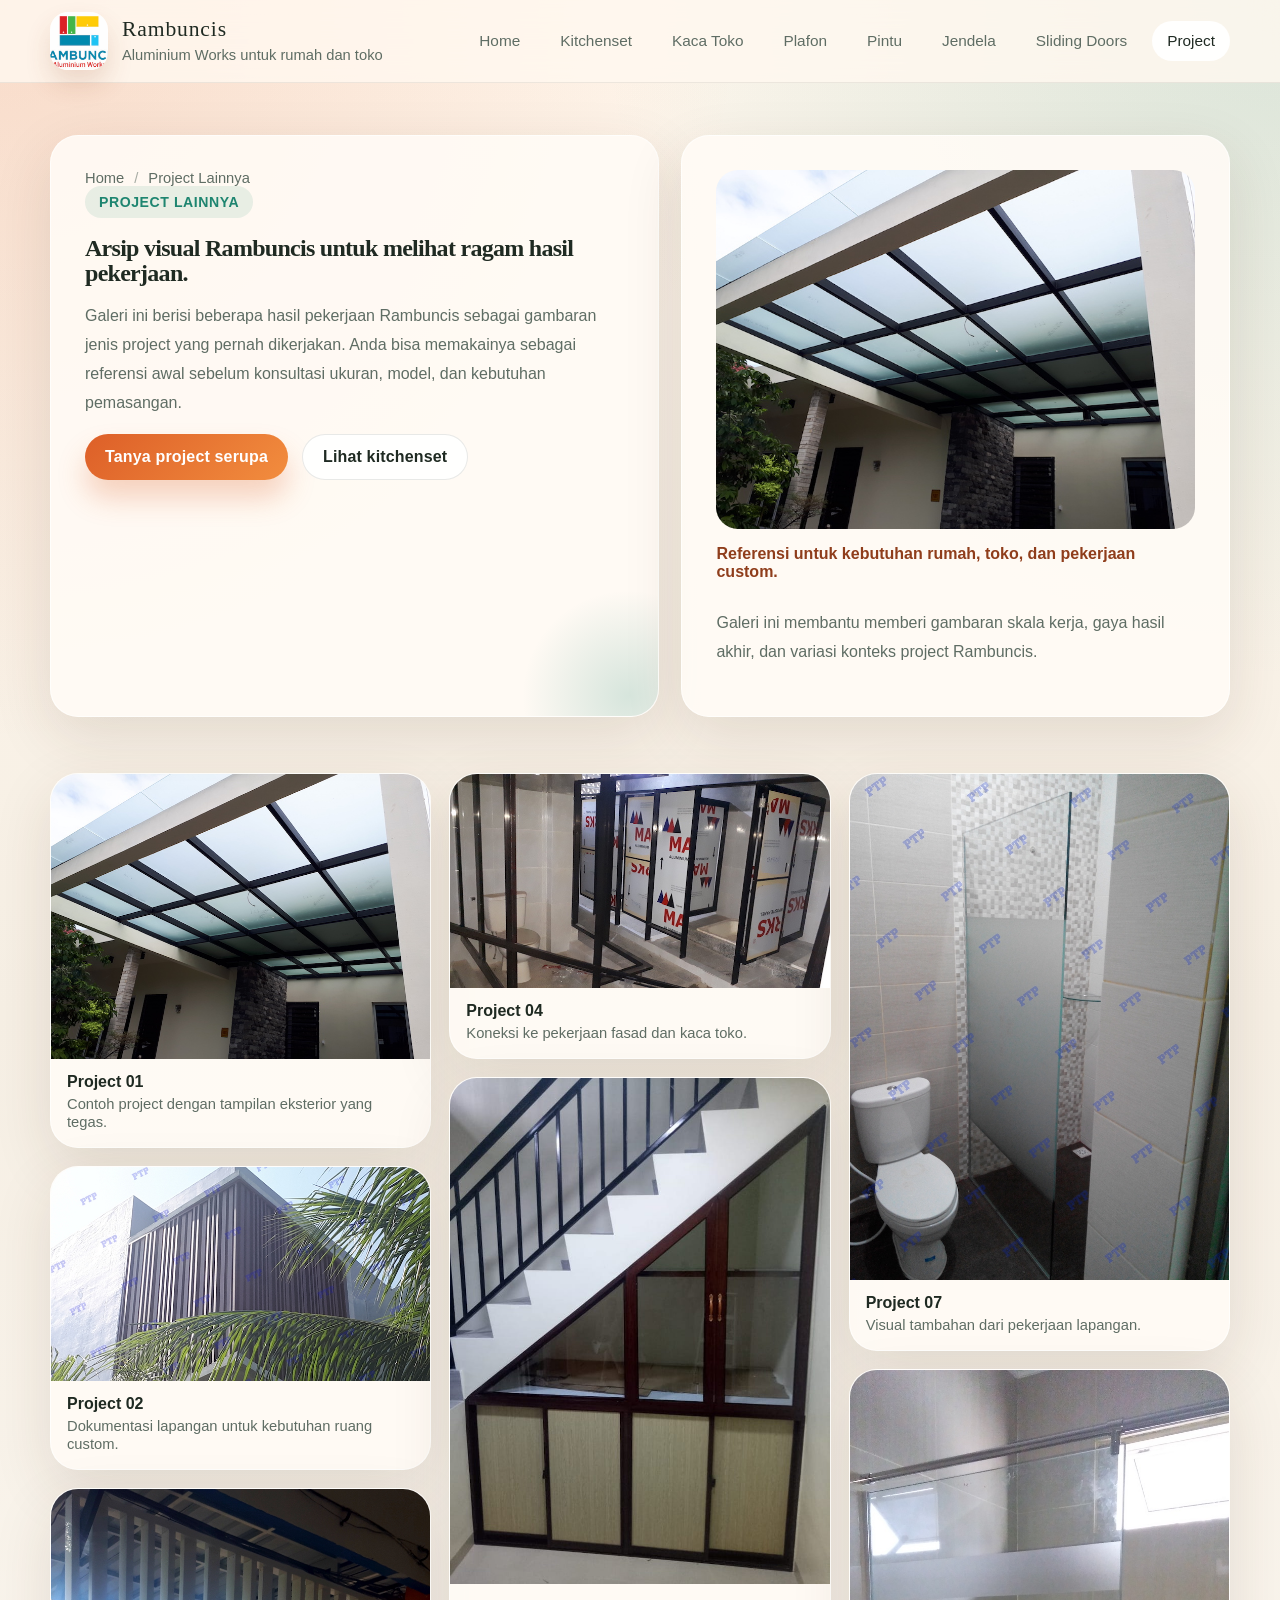
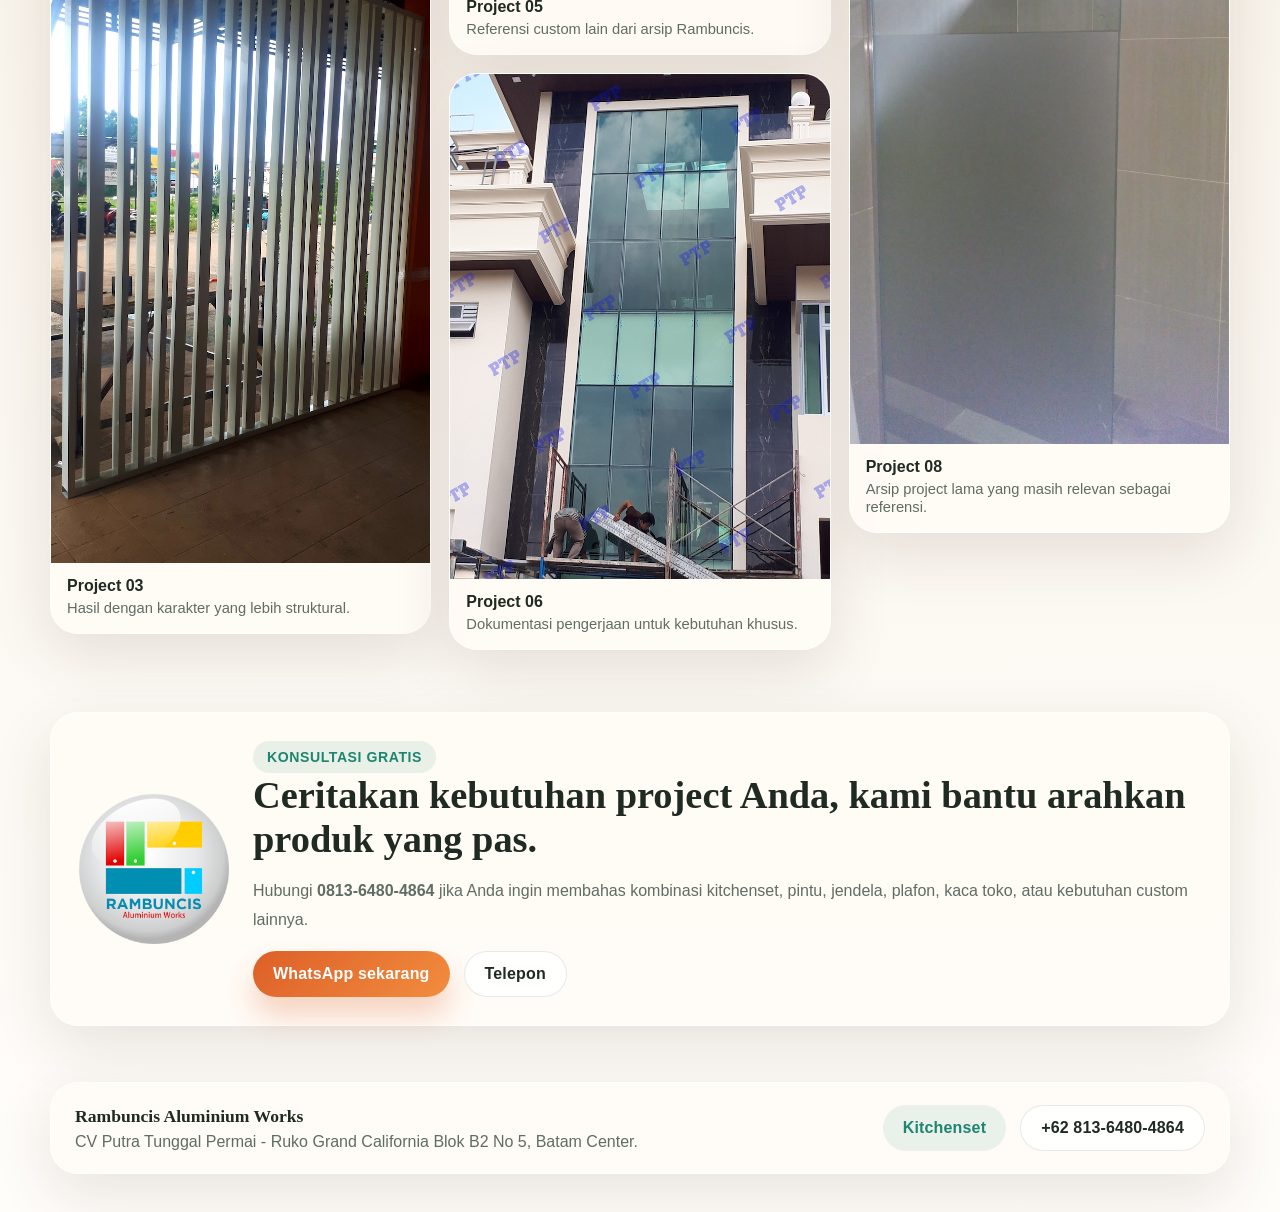
<file: project-kami/index.html>
<!DOCTYPE html>
<html lang="id">
  <head>
    <meta charset="UTF-8" />
    <meta http-equiv="refresh" content="0; url=../project-lainnya/" />
    <meta name="viewport" content="width=device-width, initial-scale=1.0" />
    <title>Mengalihkan ke Project Lainnya | Rambuncis</title>
    <link rel="stylesheet" href="../assets/styles.css" />
  </head>
  <body>
    <div class="redirect-note">
      <div class="redirect-note__card">
        <span class="eyebrow">Redirect</span>
        <h1>Halaman project dipindahkan.</h1>
        <p class="section-copy">Anda akan diarahkan ke halaman <strong>Project Lainnya</strong>. Jika belum berpindah otomatis, gunakan tombol di bawah ini.</p>
        <div class="button-row" style="justify-content:center; margin-top: 20px;">
          <a class="button button--primary" href="../project-lainnya/">Buka Project Lainnya</a>
        </div>
      </div>
    </div>
  </body>
</html>
</file>
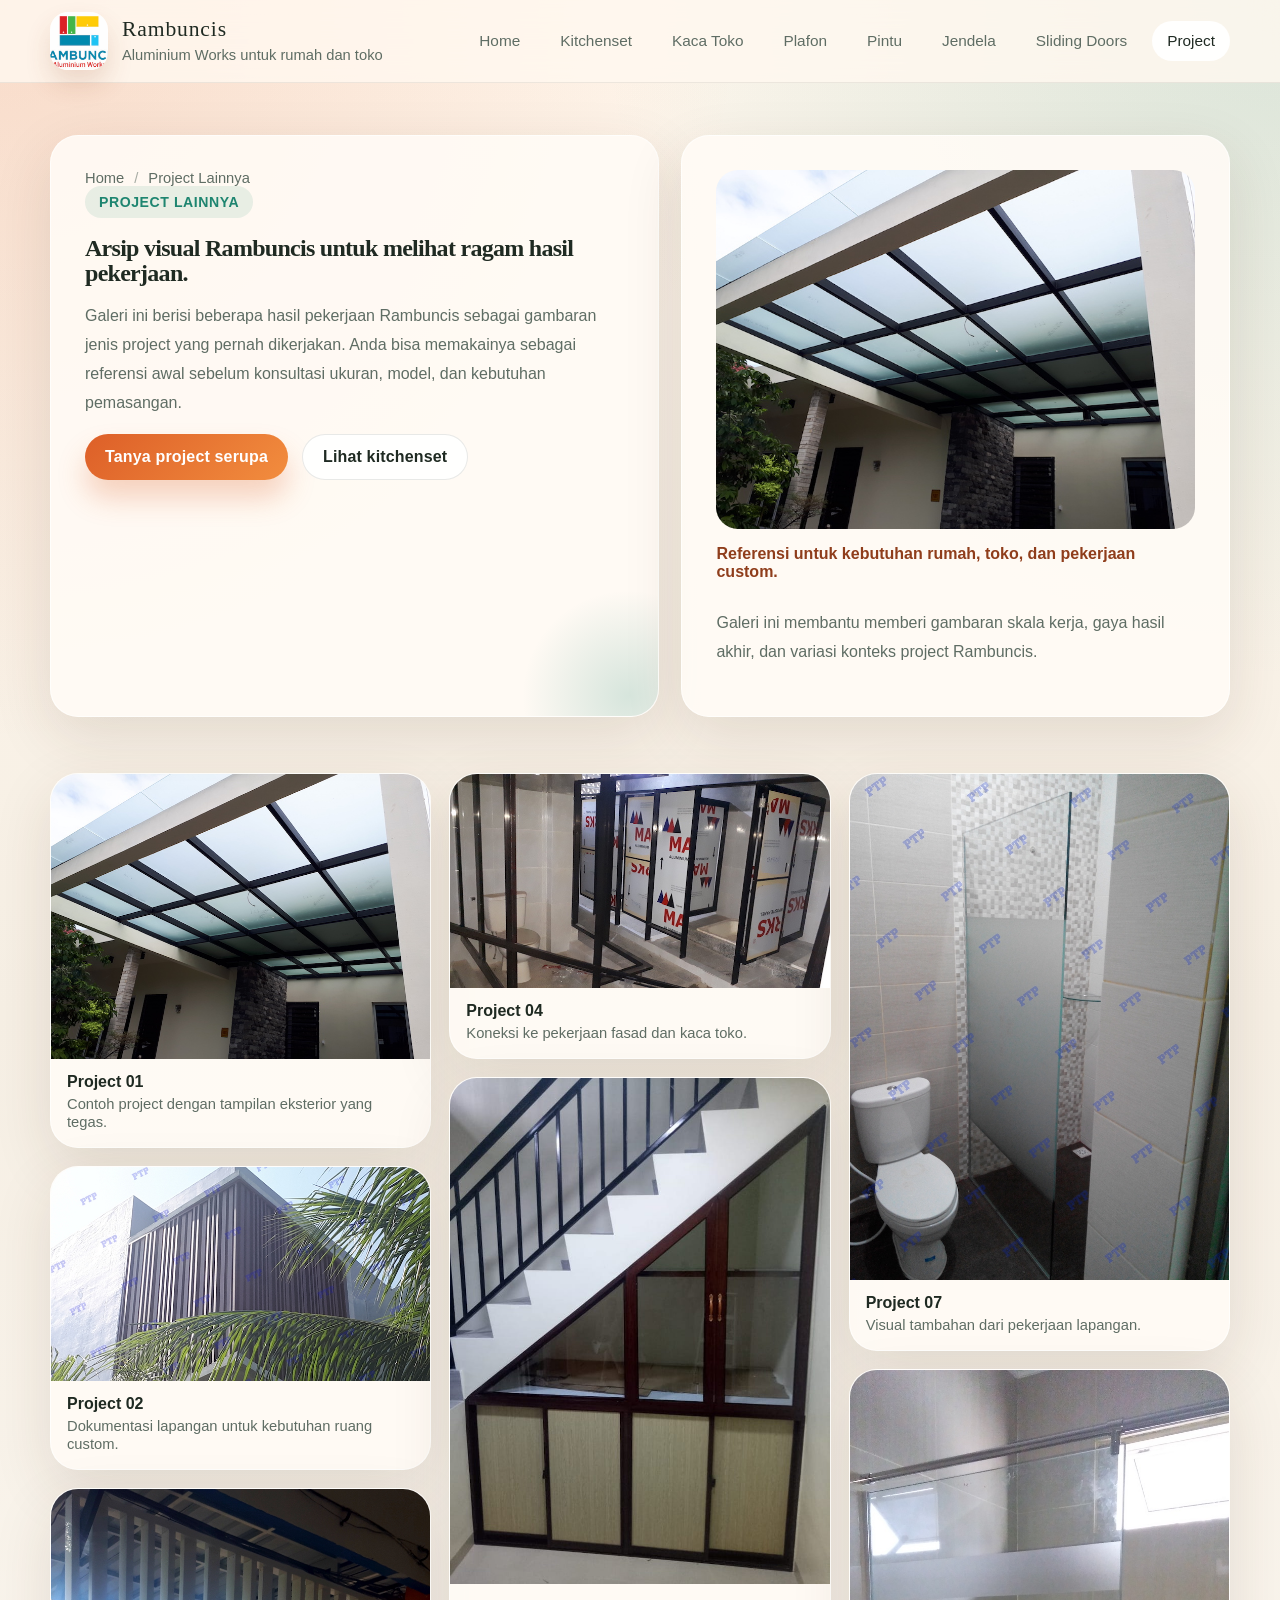
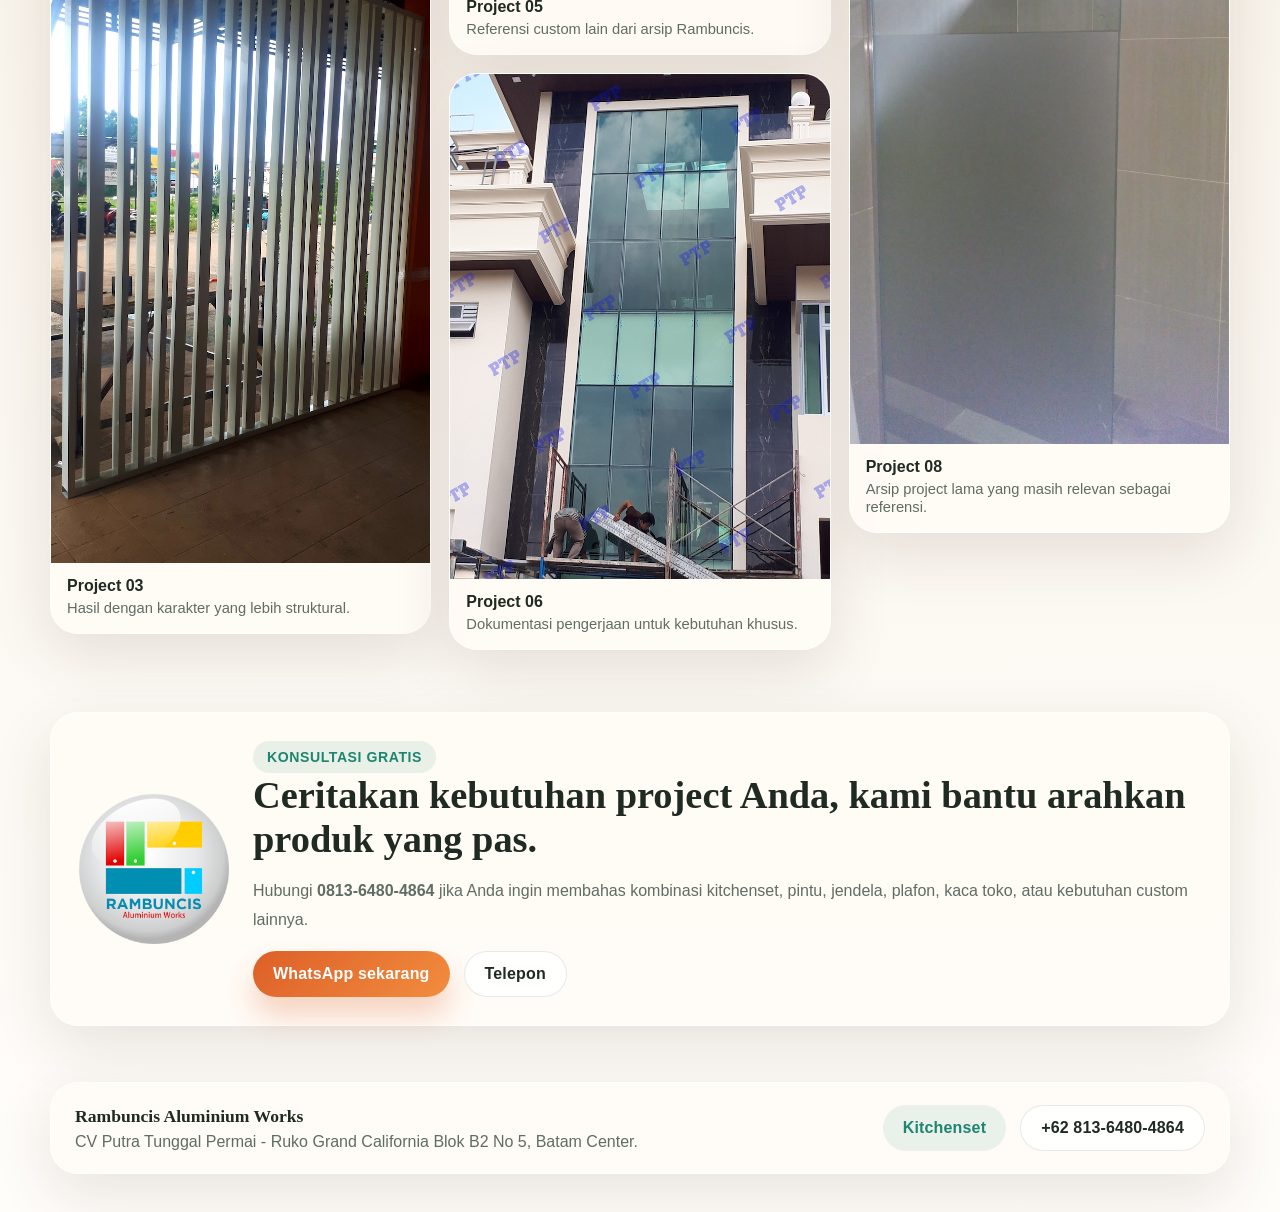
<file: project-lainnya/index.html>
<!DOCTYPE html>
<html lang="id">
  <head>
    <meta charset="UTF-8" />
    <meta name="viewport" content="width=device-width, initial-scale=1.0" />
    <title>Project Lainnya | Rambuncis</title>
    <meta name="description" content="Galeri project lainnya dari Rambuncis sebagai referensi tambahan hasil pekerjaan aluminium." />
    <link rel="stylesheet" href="../assets/styles.css" />
  </head>
  <body>
    <header class="site-header">
      <div class="shell site-header__row">
        <a class="brand" href="../">
          <img class="brand__mark" src="../assets/images/LOGO-RAMBUNCIS-bg-putih-300.jpg" alt="Logo Rambuncis" />
          <span><span class="brand__name">Rambuncis</span><span class="brand__tag">Aluminium Works untuk rumah dan toko</span></span>
        </a>
        <button class="nav-toggle" type="button" aria-label="Buka menu" aria-expanded="false" data-nav-toggle>☰</button>
        <nav class="site-nav" data-nav>
          <a href="../">Home</a>
          <a href="../kitchenset-lemari/">Kitchenset</a>
          <a href="../kaca-toko/">Kaca Toko</a>
          <a href="../plafon/">Plafon</a>
          <a href="../pintu/">Pintu</a>
          <a href="../jendela/">Jendela</a>
          <a href="../sliding-doors/">Sliding Doors</a>
          <a href="../project-lainnya/" aria-current="page">Project</a>
        </nav>
      </div>
    </header>

    <main>
      <section class="page-hero">
        <div class="shell page-hero__grid">
          <div class="page-hero__copy">
            <div class="breadcrumbs"><a href="../">Home</a><span>/</span><a href="../project-lainnya/">Project Lainnya</a></div>
            <span class="eyebrow">Project Lainnya</span>
            <h1>Arsip visual Rambuncis untuk melihat ragam hasil pekerjaan.</h1>
            <p>
              Galeri ini berisi beberapa hasil pekerjaan Rambuncis sebagai gambaran jenis project
              yang pernah dikerjakan. Anda bisa memakainya sebagai referensi awal sebelum konsultasi
              ukuran, model, dan kebutuhan pemasangan.
            </p>
            <div class="button-row"><a class="button button--primary" href="https://wa.me/6281364804864">Tanya project serupa</a><a class="button button--secondary" href="../kitchenset-lemari/">Lihat kitchenset</a></div>
          </div>
          <div class="page-hero__card">
            <img src="../assets/images/Project03.jpg" alt="Project lainnya Rambuncis" />
            <div class="page-hero__badge">Referensi untuk kebutuhan rumah, toko, dan pekerjaan custom.</div>
            <p class="mini-copy">Galeri ini membantu memberi gambaran skala kerja, gaya hasil akhir, dan variasi konteks project Rambuncis.</p>
          </div>
        </div>
      </section>

      <section class="section">
        <div class="shell">
          <div class="gallery">
            <article class="gallery-card"><img src="../assets/images/Project03.jpg" alt="Project lainnya 1" /><div class="gallery-card__body"><strong>Project 01</strong><span>Contoh project dengan tampilan eksterior yang tegas.</span></div></article>
            <article class="gallery-card"><img src="../assets/images/Photo_1614741473261.jpg" alt="Project lainnya 2" /><div class="gallery-card__body"><strong>Project 02</strong><span>Dokumentasi lapangan untuk kebutuhan ruang custom.</span></div></article>
            <article class="gallery-card"><img src="../assets/images/20211126_101756.jpg" alt="Project lainnya 3" /><div class="gallery-card__body"><strong>Project 03</strong><span>Hasil dengan karakter yang lebih struktural.</span></div></article>
            <article class="gallery-card"><img src="../assets/images/Shopfront3.jpg" alt="Project lainnya 4" /><div class="gallery-card__body"><strong>Project 04</strong><span>Koneksi ke pekerjaan fasad dan kaca toko.</span></div></article>
            <article class="gallery-card"><img src="../assets/images/Project-Laing.jpeg" alt="Project lainnya 5" /><div class="gallery-card__body"><strong>Project 05</strong><span>Referensi custom lain dari arsip Rambuncis.</span></div></article>
            <article class="gallery-card"><img src="../assets/images/Photo_1614741600797.jpg" alt="Project lainnya 6" /><div class="gallery-card__body"><strong>Project 06</strong><span>Dokumentasi pengerjaan untuk kebutuhan khusus.</span></div></article>
            <article class="gallery-card"><img src="../assets/images/Photo_1614741717721.jpg" alt="Project lainnya 7" /><div class="gallery-card__body"><strong>Project 07</strong><span>Visual tambahan dari pekerjaan lapangan.</span></div></article>
            <article class="gallery-card"><img src="../assets/images/IMG_20170110_144117.jpg" alt="Project lainnya 8" /><div class="gallery-card__body"><strong>Project 08</strong><span>Arsip project lama yang masih relevan sebagai referensi.</span></div></article>
          </div>
        </div>
      </section>

      <section class="section">
        <div class="shell">
          <div class="contact-card">
            <img src="../assets/images/RAMBUNCISpic-500.png" alt="Kontak Rambuncis" />
            <div>
              <span class="eyebrow">Konsultasi Gratis</span>
              <h2>Ceritakan kebutuhan project Anda, kami bantu arahkan produk yang pas.</h2>
              <p class="section-copy">Hubungi <strong>0813-6480-4864</strong> jika Anda ingin membahas kombinasi kitchenset, pintu, jendela, plafon, kaca toko, atau kebutuhan custom lainnya.</p>
              <div class="cta-group"><a class="button button--primary" href="https://wa.me/6281364804864">WhatsApp sekarang</a><a class="button button--secondary" href="tel:+6281364804864">Telepon</a></div>
            </div>
          </div>
        </div>
      </section>
    </main>

    <footer class="site-footer">
      <div class="shell footer-card">
        <div><strong>Rambuncis Aluminium Works</strong><p>CV Putra Tunggal Permai - Ruko Grand California Blok B2 No 5, Batam Center.</p></div>
        <div class="cta-group"><a class="button button--ghost" href="../kitchenset-lemari/">Kitchenset</a><a class="button button--secondary" href="https://wa.me/6281364804864">+62 813-6480-4864</a></div>
      </div>
    </footer>

    <script src="../assets/site.js"></script>
  </body>
</html>
</file>
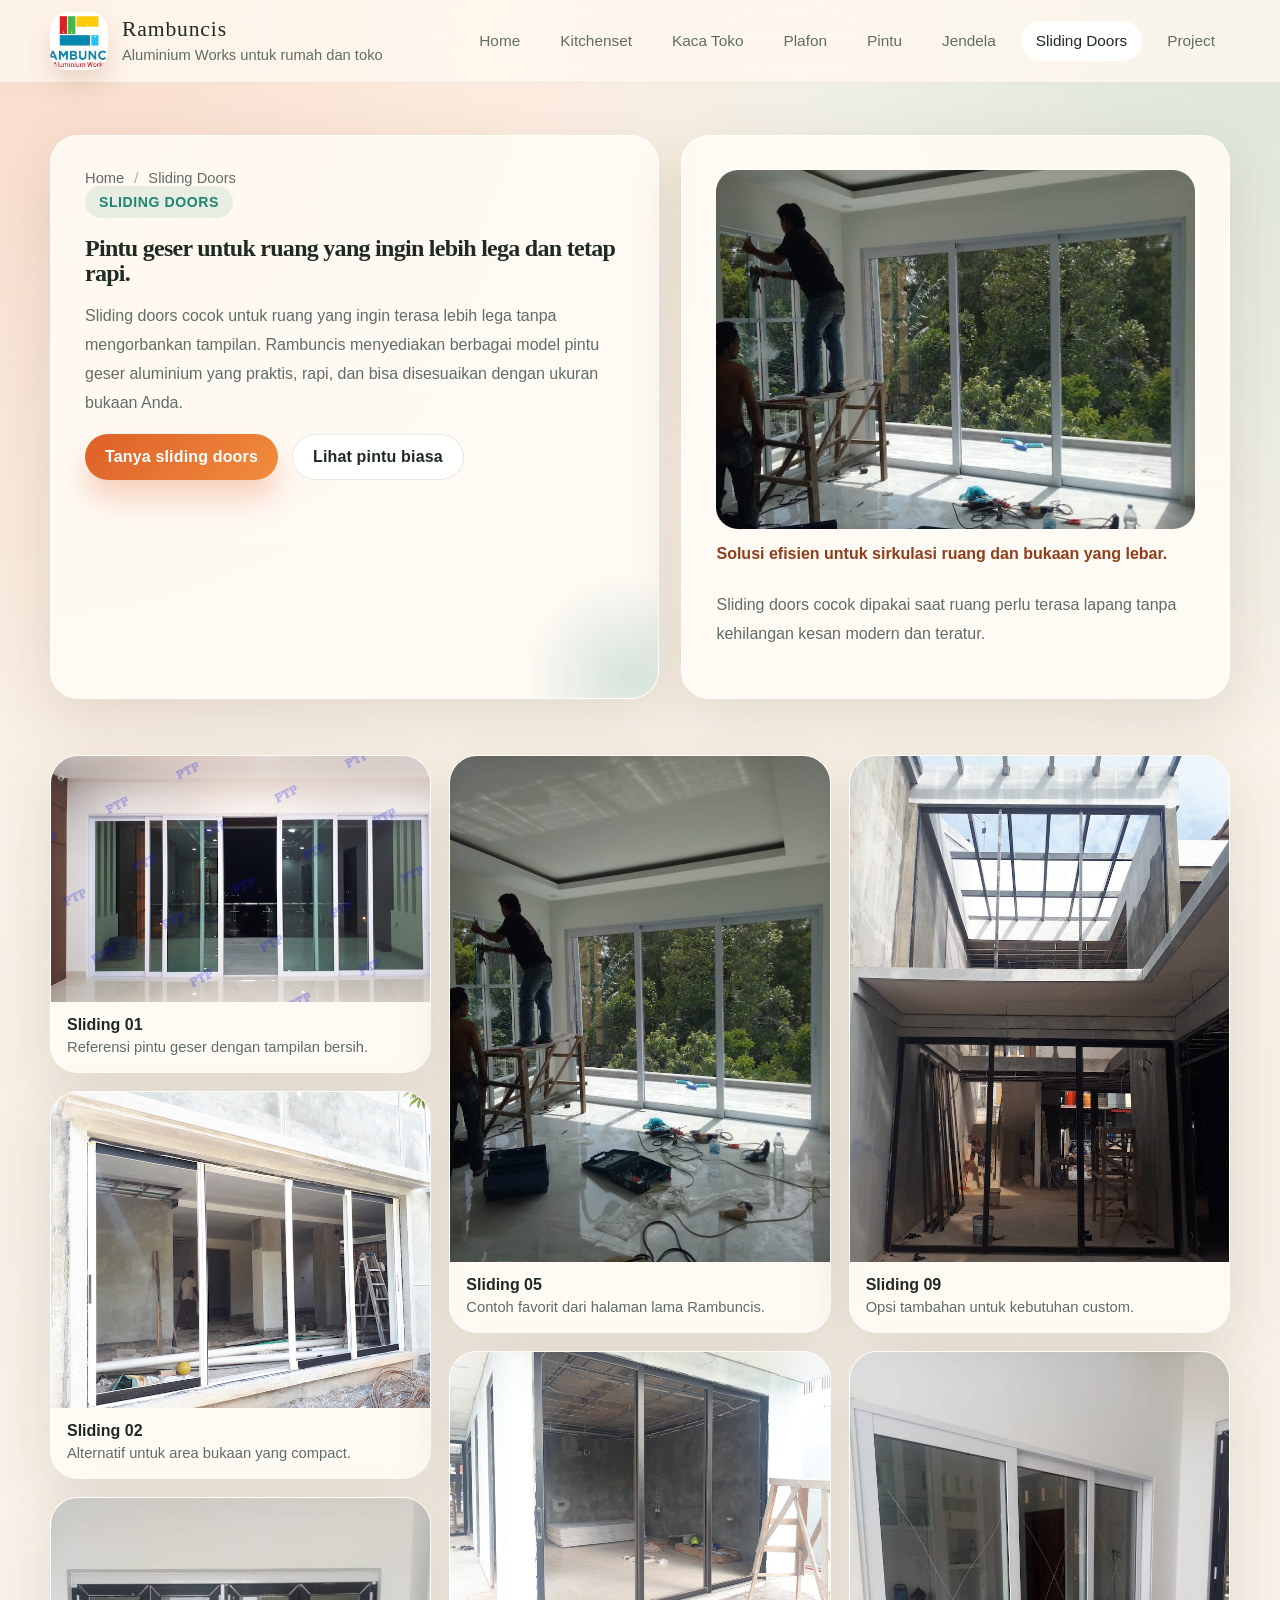
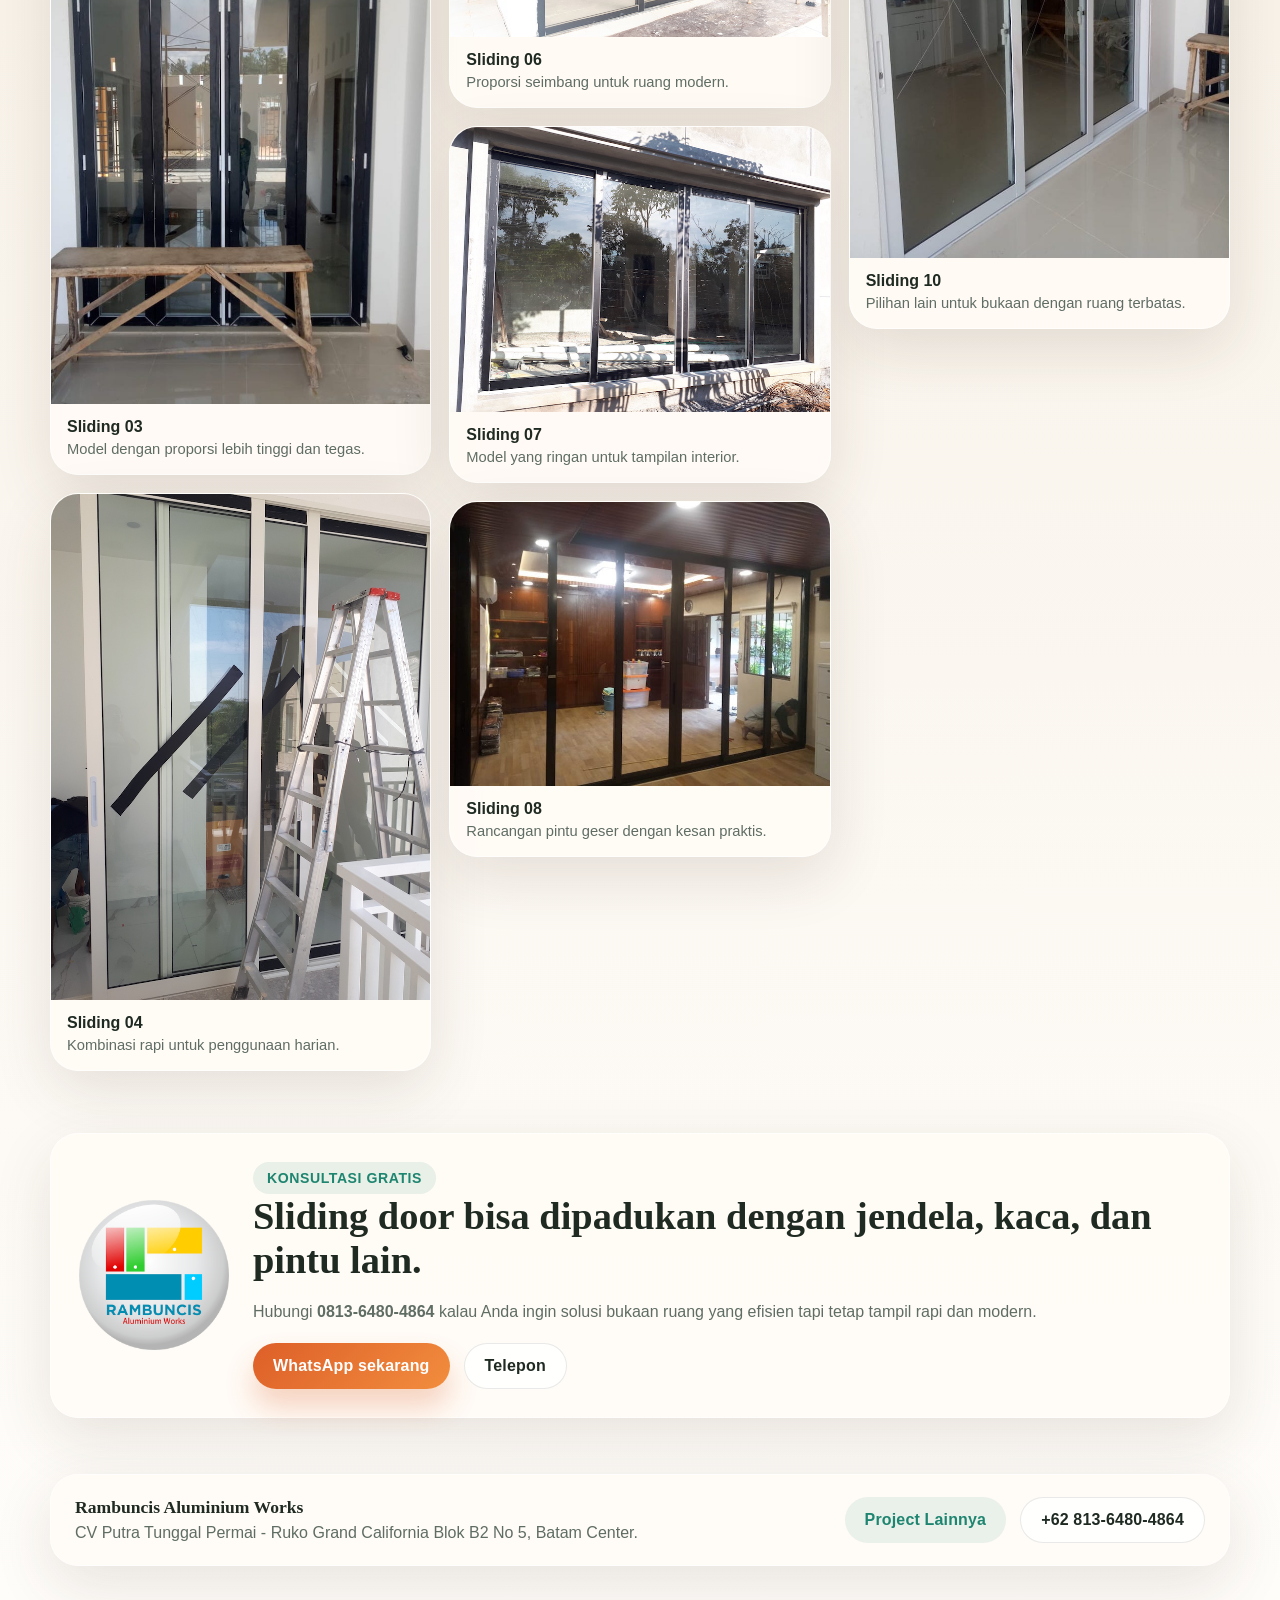
<file: sliding-doors/index.html>
<!DOCTYPE html>
<html lang="id">
  <head>
    <meta charset="UTF-8" />
    <meta name="viewport" content="width=device-width, initial-scale=1.0" />
    <title>Sliding Doors | Rambuncis</title>
    <meta name="description" content="Galeri sliding doors Rambuncis untuk kebutuhan ruang yang ingin hemat area tanpa mengorbankan tampilan." />
    <link rel="stylesheet" href="../assets/styles.css" />
  </head>
  <body>
    <header class="site-header">
      <div class="shell site-header__row">
        <a class="brand" href="../">
          <img class="brand__mark" src="../assets/images/LOGO-RAMBUNCIS-bg-putih-300.jpg" alt="Logo Rambuncis" />
          <span><span class="brand__name">Rambuncis</span><span class="brand__tag">Aluminium Works untuk rumah dan toko</span></span>
        </a>
        <button class="nav-toggle" type="button" aria-label="Buka menu" aria-expanded="false" data-nav-toggle>☰</button>
        <nav class="site-nav" data-nav>
          <a href="../">Home</a>
          <a href="../kitchenset-lemari/">Kitchenset</a>
          <a href="../kaca-toko/">Kaca Toko</a>
          <a href="../plafon/">Plafon</a>
          <a href="../pintu/">Pintu</a>
          <a href="../jendela/">Jendela</a>
          <a href="../sliding-doors/" aria-current="page">Sliding Doors</a>
          <a href="../project-lainnya/">Project</a>
        </nav>
      </div>
    </header>

    <main>
      <section class="page-hero">
        <div class="shell page-hero__grid">
          <div class="page-hero__copy">
            <div class="breadcrumbs"><a href="../">Home</a><span>/</span><a href="../sliding-doors/">Sliding Doors</a></div>
            <span class="eyebrow">Sliding Doors</span>
            <h1>Pintu geser untuk ruang yang ingin lebih lega dan tetap rapi.</h1>
            <p>
              Sliding doors cocok untuk ruang yang ingin terasa lebih lega tanpa mengorbankan
              tampilan. Rambuncis menyediakan berbagai model pintu geser aluminium yang praktis,
              rapi, dan bisa disesuaikan dengan ukuran bukaan Anda.
            </p>
            <div class="button-row"><a class="button button--primary" href="https://wa.me/6281364804864">Tanya sliding doors</a><a class="button button--secondary" href="../pintu/">Lihat pintu biasa</a></div>
          </div>
          <div class="page-hero__card">
            <img src="../assets/images/Sliding18.jpeg" alt="Sliding doors Rambuncis" />
            <div class="page-hero__badge">Solusi efisien untuk sirkulasi ruang dan bukaan yang lebar.</div>
            <p class="mini-copy">Sliding doors cocok dipakai saat ruang perlu terasa lapang tanpa kehilangan kesan modern dan teratur.</p>
          </div>
        </div>
      </section>

      <section class="section">
        <div class="shell">
          <div class="gallery">
            <article class="gallery-card"><img src="../assets/images/Sliding7.jpg" alt="Sliding door 1" /><div class="gallery-card__body"><strong>Sliding 01</strong><span>Referensi pintu geser dengan tampilan bersih.</span></div></article>
            <article class="gallery-card"><img src="../assets/images/Sliding1.jpg" alt="Sliding door 2" /><div class="gallery-card__body"><strong>Sliding 02</strong><span>Alternatif untuk area bukaan yang compact.</span></div></article>
            <article class="gallery-card"><img src="../assets/images/Sliding9.jpeg" alt="Sliding door 3" /><div class="gallery-card__body"><strong>Sliding 03</strong><span>Model dengan proporsi lebih tinggi dan tegas.</span></div></article>
            <article class="gallery-card"><img src="../assets/images/Sliding3.jpg" alt="Sliding door 4" /><div class="gallery-card__body"><strong>Sliding 04</strong><span>Kombinasi rapi untuk penggunaan harian.</span></div></article>
            <article class="gallery-card"><img src="../assets/images/Sliding18.jpeg" alt="Sliding door 5" /><div class="gallery-card__body"><strong>Sliding 05</strong><span>Contoh favorit dari halaman lama Rambuncis.</span></div></article>
            <article class="gallery-card"><img src="../assets/images/Sliding6.jpg" alt="Sliding door 6" /><div class="gallery-card__body"><strong>Sliding 06</strong><span>Proporsi seimbang untuk ruang modern.</span></div></article>
            <article class="gallery-card"><img src="../assets/images/Sliding2.jpg" alt="Sliding door 7" /><div class="gallery-card__body"><strong>Sliding 07</strong><span>Model yang ringan untuk tampilan interior.</span></div></article>
            <article class="gallery-card"><img src="../assets/images/Sliding8.jpg" alt="Sliding door 8" /><div class="gallery-card__body"><strong>Sliding 08</strong><span>Rancangan pintu geser dengan kesan praktis.</span></div></article>
            <article class="gallery-card"><img src="../assets/images/Sliding5.jpg" alt="Sliding door 9" /><div class="gallery-card__body"><strong>Sliding 09</strong><span>Opsi tambahan untuk kebutuhan custom.</span></div></article>
            <article class="gallery-card"><img src="../assets/images/Sliding10.jpeg" alt="Sliding door 10" /><div class="gallery-card__body"><strong>Sliding 10</strong><span>Pilihan lain untuk bukaan dengan ruang terbatas.</span></div></article>
          </div>
        </div>
      </section>

      <section class="section">
        <div class="shell">
          <div class="contact-card">
            <img src="../assets/images/RAMBUNCISpic-500.png" alt="Kontak Rambuncis" />
            <div>
              <span class="eyebrow">Konsultasi Gratis</span>
              <h2>Sliding door bisa dipadukan dengan jendela, kaca, dan pintu lain.</h2>
              <p class="section-copy">Hubungi <strong>0813-6480-4864</strong> kalau Anda ingin solusi bukaan ruang yang efisien tapi tetap tampil rapi dan modern.</p>
              <div class="cta-group"><a class="button button--primary" href="https://wa.me/6281364804864">WhatsApp sekarang</a><a class="button button--secondary" href="tel:+6281364804864">Telepon</a></div>
            </div>
          </div>
        </div>
      </section>
    </main>

    <footer class="site-footer">
      <div class="shell footer-card">
        <div><strong>Rambuncis Aluminium Works</strong><p>CV Putra Tunggal Permai - Ruko Grand California Blok B2 No 5, Batam Center.</p></div>
        <div class="cta-group"><a class="button button--ghost" href="../project-lainnya/">Project Lainnya</a><a class="button button--secondary" href="https://wa.me/6281364804864">+62 813-6480-4864</a></div>
      </div>
    </footer>

    <script src="../assets/site.js"></script>
  </body>
</html>
</file>
<file: assets/styles.css>
:root {
  --bg: #f6efe4;
  --bg-soft: #fffaf2;
  --surface: rgba(255, 251, 245, 0.9);
  --surface-strong: #fffdf8;
  --text: #1f2a22;
  --muted: #5f6d64;
  --line: rgba(31, 42, 34, 0.1);
  --brand: #dd5f28;
  --brand-deep: #8f3d1b;
  --accent: #1e8570;
  --accent-soft: #e1f6f0;
  --shadow: 0 20px 60px rgba(64, 42, 23, 0.12);
  --radius-xl: 28px;
  --radius-lg: 22px;
  --radius-md: 16px;
  --max: 1180px;
}

* {
  box-sizing: border-box;
}

html {
  scroll-behavior: smooth;
}

body {
  margin: 0;
  font-family: "Avenir Next", "Segoe UI", sans-serif;
  color: var(--text);
  background:
    radial-gradient(circle at top left, rgba(221, 95, 40, 0.18), transparent 24%),
    radial-gradient(circle at top right, rgba(30, 133, 112, 0.16), transparent 22%),
    linear-gradient(180deg, #fff7ed 0%, var(--bg) 36%, #fffdfa 100%);
  min-height: 100vh;
}

img {
  max-width: 100%;
  display: block;
}

a {
  color: inherit;
  text-decoration: none;
}

.shell {
  width: min(var(--max), calc(100% - 32px));
  margin: 0 auto;
}

.site-header {
  position: sticky;
  top: 0;
  z-index: 30;
  backdrop-filter: blur(16px);
  background: rgba(255, 248, 239, 0.82);
  border-bottom: 1px solid rgba(31, 42, 34, 0.08);
}

.site-header__row {
  display: flex;
  align-items: center;
  justify-content: space-between;
  gap: 24px;
  min-height: 82px;
}

.brand {
  display: inline-flex;
  align-items: center;
  gap: 14px;
}

.brand__mark {
  width: 58px;
  height: 58px;
  border-radius: 18px;
  object-fit: cover;
  box-shadow: 0 14px 26px rgba(143, 61, 27, 0.16);
}

.brand__name {
  display: block;
  font-family: Georgia, "Times New Roman", serif;
  font-size: 1.35rem;
  line-height: 1;
  letter-spacing: 0.04em;
}

.brand__tag {
  display: block;
  margin-top: 6px;
  color: var(--muted);
  font-size: 0.92rem;
}

.nav-toggle {
  display: none;
  appearance: none;
  border: 0;
  background: #fff;
  color: var(--text);
  width: 48px;
  height: 48px;
  border-radius: 14px;
  box-shadow: var(--shadow);
  font-size: 1.4rem;
}

.site-nav {
  display: flex;
  align-items: center;
  gap: 10px;
  flex-wrap: wrap;
  justify-content: flex-end;
}

.site-nav a {
  color: var(--muted);
  padding: 11px 15px;
  border-radius: 999px;
  transition: 0.2s ease;
  font-size: 0.96rem;
}

.site-nav a[aria-current="page"],
.site-nav a:hover {
  color: var(--text);
  background: rgba(255, 255, 255, 0.9);
}

.button-row,
.cta-group {
  display: flex;
  flex-wrap: wrap;
  gap: 14px;
}

.button {
  display: inline-flex;
  align-items: center;
  justify-content: center;
  padding: 13px 20px;
  border-radius: 999px;
  font-weight: 700;
  letter-spacing: 0.01em;
  transition: transform 0.2s ease, box-shadow 0.2s ease;
}

.button:hover {
  transform: translateY(-2px);
}

.button--primary {
  color: #fff;
  background: linear-gradient(135deg, var(--brand), #f28d3e);
  box-shadow: 0 18px 28px rgba(221, 95, 40, 0.26);
}

.button--secondary {
  background: rgba(255, 255, 255, 0.9);
  border: 1px solid rgba(31, 42, 34, 0.1);
}

.button--ghost {
  background: rgba(30, 133, 112, 0.09);
  color: var(--accent);
}

.hero {
  padding: 56px 0 40px;
}

.hero__grid {
  display: grid;
  grid-template-columns: 1.15fr 0.85fr;
  gap: 26px;
  align-items: stretch;
}

.hero__copy,
.hero__panel,
.page-hero__copy,
.page-hero__card,
.feature-card,
.section-panel,
.gallery-card,
.contact-card,
.footer-card,
.stat-card {
  background: var(--surface);
  border: 1px solid rgba(255, 255, 255, 0.65);
  box-shadow: var(--shadow);
  border-radius: var(--radius-xl);
}

.hero__copy {
  padding: 42px;
  position: relative;
  overflow: hidden;
}

.hero__copy::after,
.page-hero__copy::after {
  content: "";
  position: absolute;
  inset: auto -80px -90px auto;
  width: 220px;
  height: 220px;
  background: radial-gradient(circle, rgba(30, 133, 112, 0.18), transparent 68%);
}

.eyebrow {
  display: inline-flex;
  align-items: center;
  gap: 10px;
  padding: 8px 14px;
  border-radius: 999px;
  background: rgba(30, 133, 112, 0.1);
  color: var(--accent);
  font-size: 0.88rem;
  font-weight: 700;
  letter-spacing: 0.04em;
  text-transform: uppercase;
}

.hero h1,
.page-hero h1,
.section-title {
  margin: 18px 0 16px;
  font-family: Georgia, "Times New Roman", serif;
  line-height: 1.05;
  letter-spacing: -0.03em;
}

.hero h1 {
  font-size: clamp(2.7rem, 6vw, 4.7rem);
  max-width: 11ch;
}

.hero p,
.page-hero p,
.section-copy,
.mini-copy {
  color: var(--muted);
  line-height: 1.8;
  font-size: 1rem;
}

.hero__meta {
  display: grid;
  grid-template-columns: repeat(3, minmax(0, 1fr));
  gap: 14px;
  margin-top: 28px;
}

.stat-card {
  padding: 18px;
}

.stat-card strong {
  display: block;
  font-size: 1.6rem;
  font-family: Georgia, "Times New Roman", serif;
}

.stat-card span {
  display: block;
  margin-top: 8px;
  color: var(--muted);
  font-size: 0.92rem;
}

.hero__panel {
  padding: 20px;
  display: grid;
  gap: 16px;
  background:
    linear-gradient(180deg, rgba(255, 255, 255, 0.92), rgba(255, 243, 231, 0.92)),
    var(--surface);
}

.showcase {
  position: relative;
  overflow: hidden;
  border-radius: 22px;
  min-height: 210px;
}

.showcase img {
  width: 100%;
  height: 100%;
  object-fit: cover;
}

.showcase__label {
  position: absolute;
  left: 16px;
  right: 16px;
  bottom: 16px;
  padding: 14px 16px;
  color: #fff;
  border-radius: 16px;
  background: linear-gradient(180deg, rgba(31, 42, 34, 0.05), rgba(31, 42, 34, 0.8));
  font-weight: 700;
}

.section {
  padding: 20px 0 42px;
}

.section-head {
  display: flex;
  align-items: end;
  justify-content: space-between;
  gap: 18px;
  margin-bottom: 20px;
}

.section-title {
  font-size: clamp(2rem, 4vw, 3rem);
}

.card-grid {
  display: grid;
  grid-template-columns: repeat(3, minmax(0, 1fr));
  gap: 18px;
}

.feature-card {
  padding: 18px;
  overflow: hidden;
}

.feature-card img {
  width: 100%;
  aspect-ratio: 4 / 3;
  object-fit: cover;
  border-radius: 18px;
}

.feature-card h3 {
  margin: 16px 0 8px;
  font-family: Georgia, "Times New Roman", serif;
  font-size: 1.45rem;
}

.feature-card p {
  margin: 0 0 16px;
  color: var(--muted);
  line-height: 1.75;
}

.feature-card__meta {
  display: flex;
  align-items: center;
  justify-content: space-between;
  gap: 14px;
  color: var(--brand-deep);
  font-weight: 700;
}

.split {
  display: grid;
  grid-template-columns: 0.86fr 1.14fr;
  gap: 20px;
}

.section-panel {
  padding: 28px;
}

.list {
  display: grid;
  gap: 12px;
  margin: 22px 0 0;
}

.list div {
  padding: 14px 16px;
  border-radius: 16px;
  background: rgba(255, 255, 255, 0.76);
  border: 1px solid var(--line);
}

.list strong {
  display: block;
  margin-bottom: 4px;
}

.gallery-preview {
  display: grid;
  grid-template-columns: repeat(2, minmax(0, 1fr));
  gap: 16px;
}

.gallery-preview img {
  width: 100%;
  aspect-ratio: 1 / 1;
  object-fit: cover;
  border-radius: 22px;
}

.page-hero {
  padding: 52px 0 28px;
}

.page-hero__grid {
  display: grid;
  grid-template-columns: 1fr 0.9fr;
  gap: 22px;
}

.page-hero__copy,
.page-hero__card {
  padding: 34px;
  position: relative;
  overflow: hidden;
}

.page-hero__card img {
  width: 100%;
  aspect-ratio: 4 / 3;
  object-fit: cover;
  border-radius: 22px;
  margin-bottom: 16px;
}

.page-hero__badge {
  display: inline-flex;
  gap: 8px;
  align-items: center;
  margin-bottom: 12px;
  color: var(--brand-deep);
  font-weight: 700;
}

.breadcrumbs {
  display: flex;
  gap: 10px;
  flex-wrap: wrap;
  color: var(--muted);
  font-size: 0.92rem;
}

.breadcrumbs span {
  color: rgba(95, 109, 100, 0.55);
}

.gallery {
  columns: 3 280px;
  column-gap: 18px;
  margin-top: 8px;
}

.gallery-card {
  break-inside: avoid;
  margin: 0 0 18px;
  overflow: hidden;
}

.gallery-card img {
  width: 100%;
  height: auto;
}

.gallery-card__body {
  padding: 14px 16px 16px;
}

.gallery-card__body strong {
  display: block;
  margin-bottom: 4px;
}

.gallery-card__body span {
  color: var(--muted);
  font-size: 0.92rem;
}

.contact-card {
  padding: 28px;
  display: grid;
  grid-template-columns: 150px 1fr;
  gap: 24px;
  align-items: center;
}

.contact-card img {
  width: 100%;
  border-radius: 22px;
}

.contact-card h2 {
  margin: 0 0 10px;
  font-family: Georgia, "Times New Roman", serif;
  font-size: clamp(2rem, 3vw, 2.6rem);
}

.site-footer {
  padding: 14px 0 38px;
}

.footer-card {
  padding: 22px 24px;
  display: flex;
  align-items: center;
  justify-content: space-between;
  gap: 18px;
}

.footer-card p {
  margin: 0;
  color: var(--muted);
}

.footer-card strong {
  display: block;
  margin-bottom: 6px;
  font-family: Georgia, "Times New Roman", serif;
  font-size: 1.1rem;
}

.redirect-note {
  min-height: 100vh;
  display: grid;
  place-items: center;
  padding: 24px;
}

.redirect-note__card {
  width: min(620px, 100%);
  text-align: center;
  padding: 34px;
  background: var(--surface);
  border-radius: var(--radius-xl);
  box-shadow: var(--shadow);
}

@media (max-width: 1024px) {
  .hero__grid,
  .page-hero__grid,
  .split {
    grid-template-columns: 1fr;
  }

  .card-grid {
    grid-template-columns: repeat(2, minmax(0, 1fr));
  }
}

@media (max-width: 760px) {
  .site-header__row {
    min-height: 74px;
  }

  .nav-toggle {
    display: inline-flex;
    align-items: center;
    justify-content: center;
  }

  .site-nav {
    display: none;
    width: 100%;
    padding-bottom: 16px;
  }

  .site-nav.is-open {
    display: flex;
  }

  .site-header__row {
    flex-wrap: wrap;
    padding: 10px 0;
  }

  .site-nav a {
    width: 100%;
    text-align: left;
  }

  .hero__copy,
  .page-hero__copy,
  .page-hero__card,
  .section-panel,
  .contact-card,
  .footer-card {
    padding: 24px;
  }

  .hero__meta,
  .card-grid {
    grid-template-columns: 1fr;
  }

  .gallery-preview {
    grid-template-columns: 1fr;
  }

  .contact-card {
    grid-template-columns: 1fr;
  }

  .footer-card {
    flex-direction: column;
    align-items: flex-start;
  }
}
</file>
